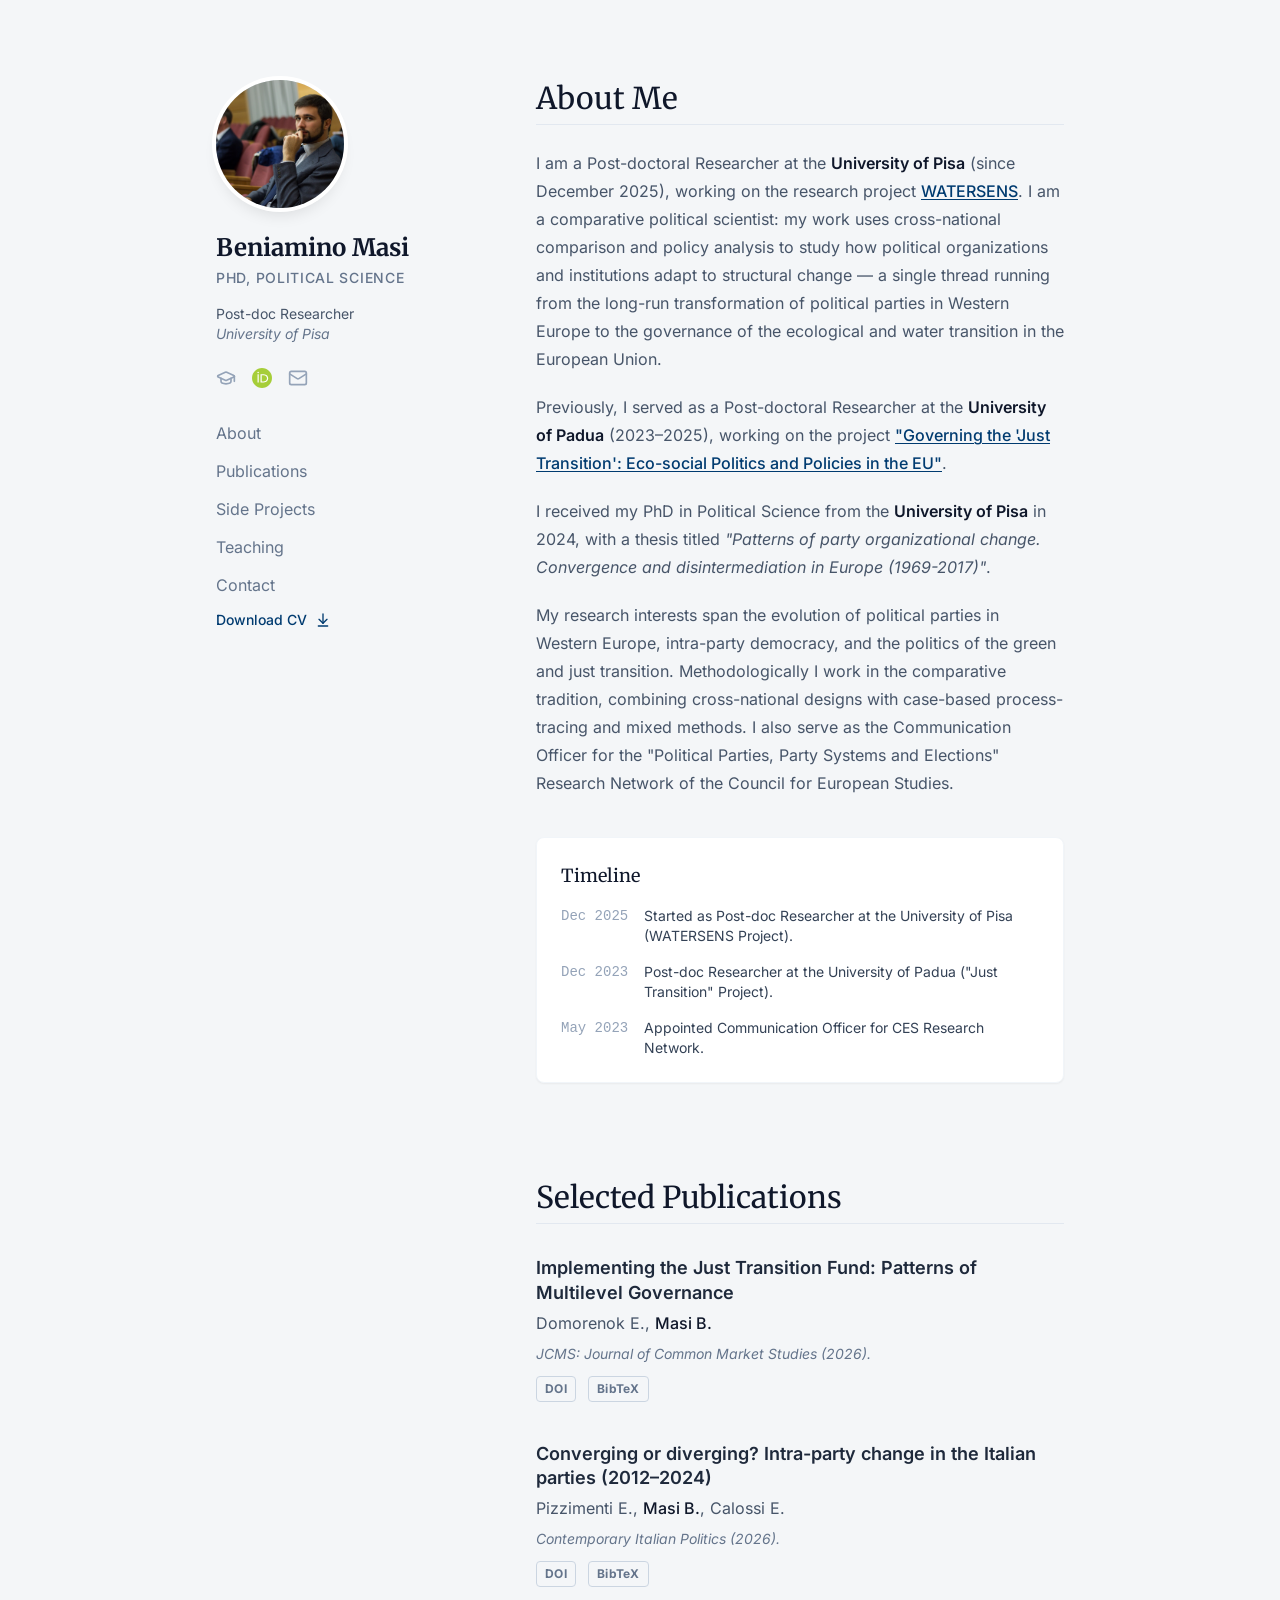
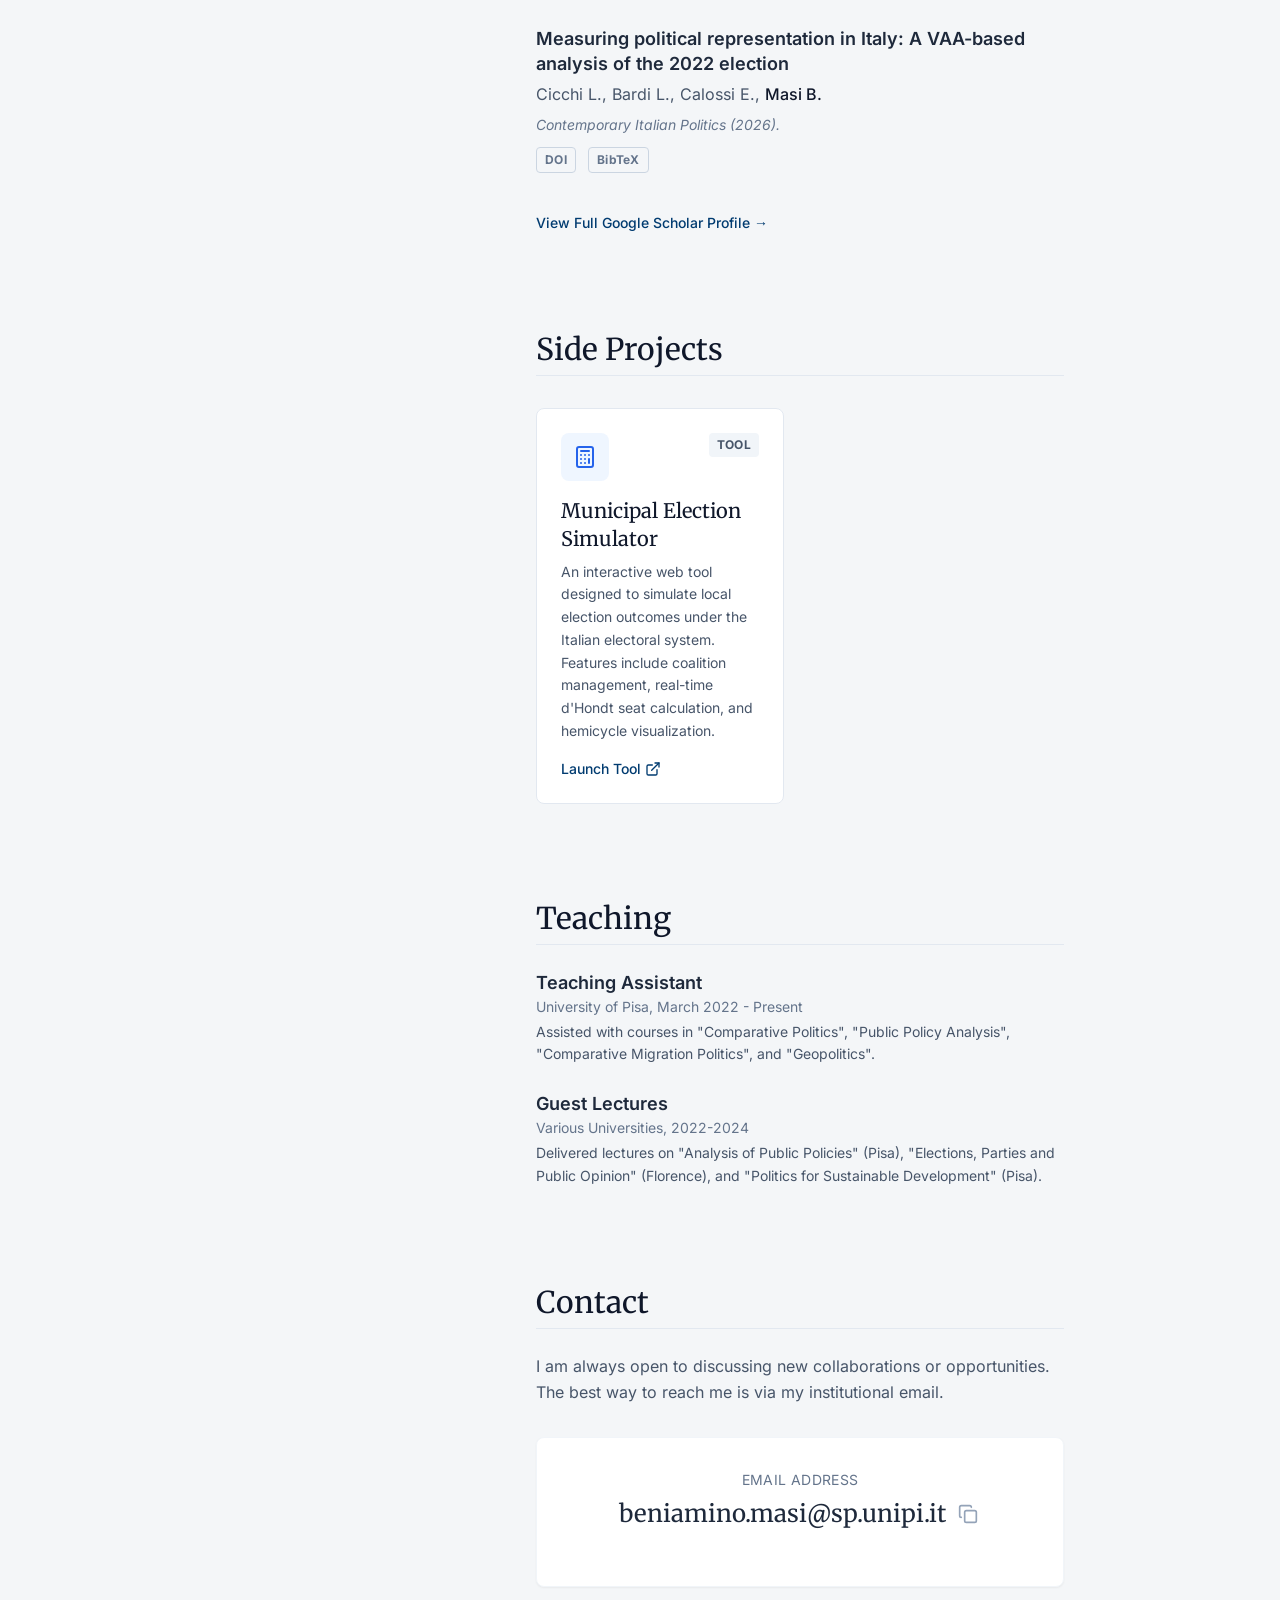
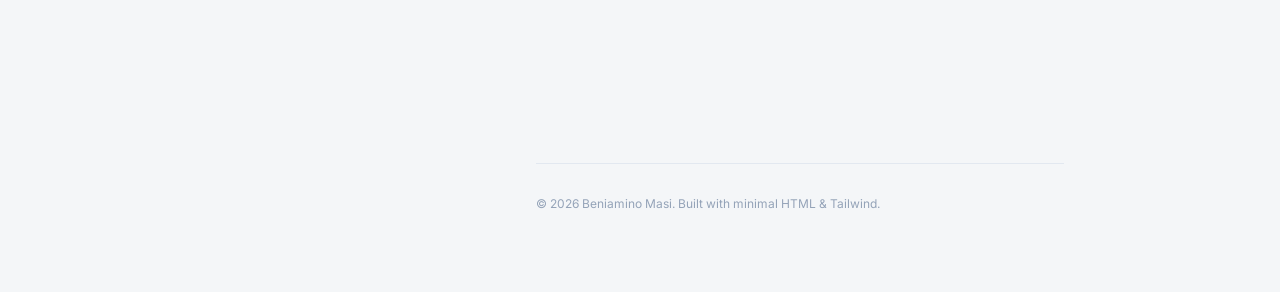
<file: index.html>
<!DOCTYPE html>
<html lang="en" class="scroll-smooth">
<head>
    <meta charset="UTF-8">
    <meta name="viewport" content="width=device-width, initial-scale=1.0">
    <title>Dr. Beniamino Masi | Political Science</title>
    <meta name="description" content="Academic portfolio of Dr. Beniamino Masi, post-doctoral researcher in Political Science at the University of Pisa. Comparative politics, party organization and European policy.">
    <meta name="author" content="Beniamino Masi">

    <link rel="canonical" href="https://beniamino-masi.github.io/">

    <!-- Favicon (SVG monogram, served as a separate file) -->
    <link rel="icon" type="image/svg+xml" href="favicon.svg">

    <!-- Open Graph (Bluesky / LinkedIn / Facebook link previews) -->
    <meta property="og:type" content="profile">
    <meta property="og:title" content="Dr. Beniamino Masi | Political Science">
    <meta property="og:description" content="Post-doctoral researcher in Political Science at the University of Pisa. Comparative politics, party organization and European policy.">
    <meta property="og:url" content="https://beniamino-masi.github.io/">
    <meta property="og:image" content="https://beniamino-masi.github.io/profile.jpg">
    <meta property="profile:first_name" content="Beniamino">
    <meta property="profile:last_name" content="Masi">

    <!-- Structured data: helps Google build a knowledge panel and link your scholarly identities. -->
    <script type="application/ld+json">
    {
      "@context": "https://schema.org",
      "@type": "Person",
      "name": "Beniamino Masi",
      "givenName": "Beniamino",
      "familyName": "Masi",
      "honorificPrefix": "Dr.",
      "jobTitle": "Post-doctoral Researcher",
      "email": "mailto:beniamino.masi@sp.unipi.it",
      "url": "https://beniamino-masi.github.io/",
      "affiliation": {
        "@type": "CollegeOrUniversity",
        "name": "University of Pisa",
        "url": "https://www.unipi.it/"
      },
      "knowsAbout": [
        "Comparative Politics",
        "Political Parties",
        "Party Organization",
        "European Policy",
        "Just Transition"
      ],
      "sameAs": [
        "https://scholar.google.it/citations?user=iS07mWMAAAAJ&hl=it",
        "https://orcid.org/0000-0001-5568-8373"
      ]
    }
    </script>

    <!-- PUBS-JSONLD:START -->
    <script type="application/ld+json">
    {
      "@context": "https://schema.org",
      "@graph": [
        {
          "@type": "ScholarlyArticle",
          "headline": "Implementing the Just Transition Fund: Patterns of Multilevel Governance",
          "author": [
            {
              "@type": "Person",
              "name": "Ekaterina Domorenok"
            },
            {
              "@type": "Person",
              "name": "Beniamino Masi"
            }
          ],
          "datePublished": "2026",
          "isPartOf": {
            "@type": "Periodical",
            "name": "JCMS: Journal of Common Market Studies"
          },
          "sameAs": "https://doi.org/10.1111/jcms.70093"
        },
        {
          "@type": "ScholarlyArticle",
          "headline": "Converging or diverging? Intra-party change in the Italian parties (2012–2024)",
          "author": [
            {
              "@type": "Person",
              "name": "Eugenio Pizzimenti"
            },
            {
              "@type": "Person",
              "name": "Beniamino Masi"
            },
            {
              "@type": "Person",
              "name": "Enrico Calossi"
            }
          ],
          "datePublished": "2026",
          "isPartOf": {
            "@type": "Periodical",
            "name": "Contemporary Italian Politics"
          },
          "sameAs": "https://doi.org/10.1080/23248823.2026.2638014"
        },
        {
          "@type": "ScholarlyArticle",
          "headline": "Measuring political representation in Italy: A VAA-based analysis of the 2022 election",
          "author": [
            {
              "@type": "Person",
              "name": "Lorenzo Cicchi"
            },
            {
              "@type": "Person",
              "name": "Luciano Bardi"
            },
            {
              "@type": "Person",
              "name": "Enrico Calossi"
            },
            {
              "@type": "Person",
              "name": "Beniamino Masi"
            }
          ],
          "datePublished": "2026",
          "isPartOf": {
            "@type": "Periodical",
            "name": "Contemporary Italian Politics"
          },
          "sameAs": "https://doi.org/10.1080/23248823.2026.2629096"
        }
      ]
    }
    </script>
                    <!-- PUBS-JSONLD:END -->

    <!-- Compiled Tailwind CSS + self-hosted @font-face (built locally — see BUILD.md) -->
    <link rel="stylesheet" href="style.css">
    
    <style>
        /* Custom scrollbar for webkit */
        ::-webkit-scrollbar {
            width: 8px;
        }
        ::-webkit-scrollbar-track {
            background: #f1f1f1; 
        }
        ::-webkit-scrollbar-thumb {
            background: #cbd5e1; 
            border-radius: 4px;
        }
        ::-webkit-scrollbar-thumb:hover {
            background: #94a3b8; 
        }
        
        .fade-in {
            opacity: 0;
            transform: translateY(20px);
            transition: opacity 0.8s ease-out, transform 0.8s ease-out;
        }
        .fade-in.visible {
            opacity: 1;
            transform: translateY(0);
        }
    </style>
</head>
<body class="bg-academic-50 text-slate-700 antialiased leading-relaxed selection:bg-slate-200 selection:text-slate-900">

    <!-- Skip link for keyboard / screen-reader users -->
    <a href="#main-content" class="sr-only focus:not-sr-only focus:fixed focus:top-3 focus:left-3 focus:z-[60] focus:px-4 focus:py-2 focus:bg-academic-600 focus:text-white focus:rounded-lg focus:shadow-lg">Skip to content</a>

    <!-- Mobile Navigation Toggle -->
    <div class="md:hidden fixed top-4 right-4 z-50">
        <button id="menu-btn" aria-label="Open menu" aria-expanded="false" aria-controls="mobile-menu" class="p-2 bg-white rounded-full shadow-md text-slate-800 hover:bg-slate-50 transition-colors">
            <svg class="w-6 h-6" aria-hidden="true" xmlns="http://www.w3.org/2000/svg" viewBox="0 0 24 24" fill="none" stroke="currentColor" stroke-width="2" stroke-linecap="round" stroke-linejoin="round" ><path d="M4 5h16" /><path d="M4 12h16" /><path d="M4 19h16" /></svg>
        </button>
    </div>

    <!-- Mobile Menu Overlay -->
    <div id="mobile-menu" role="dialog" aria-modal="true" aria-label="Site navigation" aria-hidden="true" inert class="fixed inset-0 bg-white/95 backdrop-blur-sm z-40 transform translate-x-full transition-transform duration-300 md:hidden flex flex-col justify-center items-center space-y-8">
        <a href="#home" class="mobile-link text-2xl font-serif text-slate-900" onclick="closeMenu()">Home</a>
        <a href="#about" class="mobile-link text-2xl font-serif text-slate-900" onclick="closeMenu()">About</a>
        <a href="#publications" class="mobile-link text-2xl font-serif text-slate-900" onclick="closeMenu()">Publications</a>
        <a href="#projects" class="mobile-link text-2xl font-serif text-slate-900" onclick="closeMenu()">Side Projects</a>
        <a href="#teaching" class="mobile-link text-2xl font-serif text-slate-900" onclick="closeMenu()">Teaching</a>
        <a href="#contact" class="mobile-link text-2xl font-serif text-slate-900" onclick="closeMenu()">Contact</a>
         <a href="CV.pdf" class="mobile-link text-2xl font-serif text-slate-900" onclick="closeMenu()">Download CV</a>
    </div>

    <div class="max-w-4xl mx-auto px-6 py-12 md:py-20 md:flex md:gap-16">
        
        <!-- Sidebar / Sticky Header (Desktop) -->
        <header class="md:w-64 md:flex-shrink-0 mb-12 md:mb-0">
            <div class="md:sticky md:top-20">
                <div class="mb-8">
                    <!-- Profile Image -->
                    <div class="w-32 h-32 rounded-full overflow-hidden mb-6 bg-slate-200 ring-4 ring-white shadow-lg relative">
                         <img src="profile.jpg" 
                              alt="Dr. Beniamino Masi" 
                              class="w-full h-full object-cover"
                              onerror="this.style.display='none'">
                    </div>
                    
                    <h1 class="font-serif text-2xl font-bold text-slate-900 mb-1">Beniamino Masi</h1>
                    <p class="text-sm font-medium text-slate-500 uppercase tracking-wider mb-4">PhD, Political Science</p>
                    <p class="text-sm text-slate-600 mb-6">
                        Post-doc Researcher<br>
                        <span class="italic text-slate-500">University of Pisa</span>
                    </p>

                    <!-- Social Icons -->
                    <div class="flex space-x-4 text-slate-400">
                        <a href="https://scholar.google.it/citations?user=iS07mWMAAAAJ&hl=it&oi=ao" target="_blank" class="hover:text-academic-600 transition-colors" title="Google Scholar"><svg class="w-5 h-5" aria-hidden="true" xmlns="http://www.w3.org/2000/svg" viewBox="0 0 24 24" fill="none" stroke="currentColor" stroke-width="2" stroke-linecap="round" stroke-linejoin="round" ><path d="M21.42 10.922a1 1 0 0 0-.019-1.838L12.83 5.18a2 2 0 0 0-1.66 0L2.6 9.08a1 1 0 0 0 0 1.832l8.57 3.908a2 2 0 0 0 1.66 0z" /><path d="M22 10v6" /><path d="M6 12.5V16a6 3 0 0 0 12 0v-3.5" /></svg></a>
                        <a href="https://orcid.org/0000-0001-5568-8373" target="_blank" class="transition-opacity hover:opacity-80" title="ORCID" aria-label="ORCID profile">
                            <svg class="w-5 h-5" viewBox="0 0 256 256" xmlns="http://www.w3.org/2000/svg" role="img" aria-hidden="true">
                                <path fill="#A6CE39" d="M256 128c0 70.7-57.3 128-128 128S0 198.7 0 128 57.3 0 128 0s128 57.3 128 128z"/>
                                <g fill="#FFF">
                                    <path d="M86.3 186.2H70.9V79.1h15.4v107.1z"/>
                                    <path d="M108.9 79.1h41.6c39.6 0 57 28.3 57 53.6 0 27.5-21.5 53.6-56.8 53.6h-41.8V79.1zm15.4 93.3h24.5c34.9 0 42.9-26.5 42.9-39.7 0-21.5-13.7-39.7-43.7-39.7h-23.7v79.4z"/>
                                    <path d="M88.7 56.8c0 5.5-4.5 10.1-10.1 10.1s-10.1-4.6-10.1-10.1c0-5.6 4.5-10.1 10.1-10.1s10.1 4.5 10.1 10.1z"/>
                                </g>
                            </svg>
                        </a>
                        <!-- Add other links if available -->
                        <a href="mailto:beniamino.masi@sp.unipi.it" class="hover:text-academic-600 transition-colors" title="Email"><svg class="w-5 h-5" aria-hidden="true" xmlns="http://www.w3.org/2000/svg" viewBox="0 0 24 24" fill="none" stroke="currentColor" stroke-width="2" stroke-linecap="round" stroke-linejoin="round" ><path d="m22 7-8.991 5.727a2 2 0 0 1-2.009 0L2 7" /><rect x="2" y="4" width="20" height="16" rx="2" /></svg></a>
                    </div>
                </div>

                <!-- Desktop Navigation -->
                <nav class="hidden md:block space-y-3">
                    <a href="#about" class="block text-slate-500 hover:text-academic-600 transition-colors hover:translate-x-1 duration-200">About</a>
                    <a href="#publications" class="block text-slate-500 hover:text-academic-600 transition-colors hover:translate-x-1 duration-200">Publications</a>
                    <a href="#projects" class="block text-slate-500 hover:text-academic-600 transition-colors hover:translate-x-1 duration-200">Side Projects</a>
                    <a href="#teaching" class="block text-slate-500 hover:text-academic-600 transition-colors hover:translate-x-1 duration-200">Teaching</a>
                    <a href="#contact" class="block text-slate-500 hover:text-academic-600 transition-colors hover:translate-x-1 duration-200">Contact</a>
                    
                    <!-- Link updated to point to 'cv.pdf' -->
                    <a href="CV.pdf" target="_blank" class="inline-flex items-center mt-6 text-sm font-medium text-academic-600 hover:underline">
                        Download CV <svg class="w-4 h-4 ml-2" aria-hidden="true" xmlns="http://www.w3.org/2000/svg" viewBox="0 0 24 24" fill="none" stroke="currentColor" stroke-width="2" stroke-linecap="round" stroke-linejoin="round" ><path d="M12 17V3" /><path d="m6 11 6 6 6-6" /><path d="M19 21H5" /></svg>
                    </a>
                </nav>
            </div>
        </header>

        <!-- Main Content -->
        <main id="main-content" class="flex-1 space-y-24">
            
            <!-- About Section -->
            <section id="about" class="fade-in">
                <h2 class="font-serif text-3xl text-slate-900 mb-6 pb-2 border-b border-slate-200">About Me</h2>
                <div class="prose prose-slate max-w-none text-slate-600">
                    <p class="mb-4">
                        I am a Post-doctoral Researcher at the <strong>University of Pisa</strong> (since December 2025), working on the research project <strong><a href="https://www.watersens.eu/" target="_blank" class="text-academic-600 hover:underline decoration-1 underline-offset-2">WATERSENS</a></strong>. I am a comparative political scientist: my work uses cross-national comparison and policy analysis to study how political organizations and institutions adapt to structural change — a single thread running from the long-run transformation of political parties in Western Europe to the governance of the ecological and water transition in the European Union.
                    </p>
                    <p class="mb-4">
                        Previously, I served as a Post-doctoral Researcher at the <strong>University of Padua</strong> (2023–2025), working on the project <strong><a href="https://www.ecosocialproject.com/" target="_blank" class="text-academic-600 hover:underline decoration-1 underline-offset-2">"Governing the 'Just Transition': Eco-social Politics and Policies in the EU"</a></strong>.
                    </p>
                    <p class="mb-4">
                        I received my PhD in Political Science from the <strong>University of Pisa</strong> in 2024, with a thesis titled <em>"Patterns of party organizational change. Convergence and disintermediation in Europe (1969-2017)"</em>.
                    </p>
                    <p>
                        My research interests span the evolution of political parties in Western Europe, intra-party democracy, and the politics of the green and just transition. Methodologically I work in the comparative tradition, combining cross-national designs with case-based process-tracing and mixed methods. I also serve as the Communication Officer for the "Political Parties, Party Systems and Elections" Research Network of the Council for European Studies.
                    </p>
                </div>

                <!-- News / Updates Mini-Section -->
                <div class="mt-10 bg-white p-6 rounded-lg border border-slate-100 shadow-sm">
                    <h3 class="font-serif text-lg text-slate-900 mb-4">Timeline</h3>
                    <ul class="space-y-4 text-sm">
                        <li class="flex gap-4">
                            <span class="font-mono text-slate-400 whitespace-nowrap">Dec 2025</span>
                            <span>Started as Post-doc Researcher at the University of Pisa (WATERSENS Project).</span>
                        </li>
                        <li class="flex gap-4">
                            <span class="font-mono text-slate-400 whitespace-nowrap">Dec 2023</span>
                            <span>Post-doc Researcher at the University of Padua ("Just Transition" Project).</span>
                        </li>
                        <li class="flex gap-4">
                            <span class="font-mono text-slate-400 whitespace-nowrap">May 2023</span>
                            <span>Appointed Communication Officer for CES Research Network.</span>
                        </li>
                    </ul>
                </div>
            </section>

            <!-- Publications Section -->
            <section id="publications" class="fade-in">
                <h2 class="font-serif text-3xl text-slate-900 mb-8 pb-2 border-b border-slate-200">Selected Publications</h2>
                
                <div class="space-y-10">
                    
                    <!-- PUBS:START -->
                    <article class="group relative">
                        <div class="absolute -left-4 -top-4 w-full h-full bg-slate-50 opacity-0 group-hover:opacity-50 transition-opacity -z-10 rounded-lg"></div>
                        <h3 class="text-lg font-semibold text-slate-800 mb-1 leading-snug">
                            <a href="https://doi.org/10.1111/jcms.70093" target="_blank" class="hover:text-academic-600 transition-colors">Implementing the Just Transition Fund: Patterns of Multilevel Governance</a>
                        </h3>
                        <p class="text-slate-600 mb-2">
                            Domorenok E., <span class="font-medium text-slate-900">Masi B.</span>
                        </p>
                        <p class="italic text-slate-500 text-sm mb-3">
                            JCMS: Journal of Common Market Studies (2026).
                        </p>
                        <div class="flex gap-3 text-xs font-bold tracking-wide">
                            <a href="https://doi.org/10.1111/jcms.70093" target="_blank" class="px-2 py-1 rounded border border-slate-300 text-slate-500 hover:bg-slate-800 hover:text-white hover:border-transparent transition-all">DOI</a>
                            <button onclick="toggleBibtex('bib1')" class="px-2 py-1 rounded border border-slate-300 text-slate-500 hover:bg-slate-800 hover:text-white hover:border-transparent transition-all">BibTeX</button>
                        </div>
                        <div id="bib1" class="hidden mt-4 p-4 bg-slate-100 rounded text-xs font-mono text-slate-600 overflow-x-auto">
                            @article{domorenok2026implementing,<br>
&nbsp;&nbsp;title={Implementing the Just Transition Fund: Patterns of Multilevel Governance},<br>
&nbsp;&nbsp;author={Domorenok, Ekaterina and Masi, Beniamino},<br>
&nbsp;&nbsp;journal={JCMS: Journal of Common Market Studies},<br>
&nbsp;&nbsp;year={2026},<br>
&nbsp;&nbsp;publisher={Wiley},<br>
&nbsp;&nbsp;doi={10.1111/jcms.70093}<br>
}
                        </div>
                    </article>

                    <article class="group relative">
                        <div class="absolute -left-4 -top-4 w-full h-full bg-slate-50 opacity-0 group-hover:opacity-50 transition-opacity -z-10 rounded-lg"></div>
                        <h3 class="text-lg font-semibold text-slate-800 mb-1 leading-snug">
                            <a href="https://doi.org/10.1080/23248823.2026.2638014" target="_blank" class="hover:text-academic-600 transition-colors">Converging or diverging? Intra-party change in the Italian parties (2012–2024)</a>
                        </h3>
                        <p class="text-slate-600 mb-2">
                            Pizzimenti E., <span class="font-medium text-slate-900">Masi B.</span>, Calossi E.
                        </p>
                        <p class="italic text-slate-500 text-sm mb-3">
                            Contemporary Italian Politics (2026).
                        </p>
                        <div class="flex gap-3 text-xs font-bold tracking-wide">
                            <a href="https://doi.org/10.1080/23248823.2026.2638014" target="_blank" class="px-2 py-1 rounded border border-slate-300 text-slate-500 hover:bg-slate-800 hover:text-white hover:border-transparent transition-all">DOI</a>
                            <button onclick="toggleBibtex('bib2')" class="px-2 py-1 rounded border border-slate-300 text-slate-500 hover:bg-slate-800 hover:text-white hover:border-transparent transition-all">BibTeX</button>
                        </div>
                        <div id="bib2" class="hidden mt-4 p-4 bg-slate-100 rounded text-xs font-mono text-slate-600 overflow-x-auto">
                            @article{pizzimenti2026converging,<br>
&nbsp;&nbsp;title={Converging or diverging? Intra-party change in the Italian parties (2012–2024)},<br>
&nbsp;&nbsp;author={Pizzimenti, Eugenio and Masi, Beniamino and Calossi, Enrico},<br>
&nbsp;&nbsp;journal={Contemporary Italian Politics},<br>
&nbsp;&nbsp;pages={1-20},<br>
&nbsp;&nbsp;year={2026},<br>
&nbsp;&nbsp;publisher={Informa UK Limited},<br>
&nbsp;&nbsp;doi={10.1080/23248823.2026.2638014}<br>
}
                        </div>
                    </article>

                    <article class="group relative">
                        <div class="absolute -left-4 -top-4 w-full h-full bg-slate-50 opacity-0 group-hover:opacity-50 transition-opacity -z-10 rounded-lg"></div>
                        <h3 class="text-lg font-semibold text-slate-800 mb-1 leading-snug">
                            <a href="https://doi.org/10.1080/23248823.2026.2629096" target="_blank" class="hover:text-academic-600 transition-colors">Measuring political representation in Italy: A VAA-based analysis of the 2022 election</a>
                        </h3>
                        <p class="text-slate-600 mb-2">
                            Cicchi L., Bardi L., Calossi E., <span class="font-medium text-slate-900">Masi B.</span>
                        </p>
                        <p class="italic text-slate-500 text-sm mb-3">
                            Contemporary Italian Politics (2026).
                        </p>
                        <div class="flex gap-3 text-xs font-bold tracking-wide">
                            <a href="https://doi.org/10.1080/23248823.2026.2629096" target="_blank" class="px-2 py-1 rounded border border-slate-300 text-slate-500 hover:bg-slate-800 hover:text-white hover:border-transparent transition-all">DOI</a>
                            <button onclick="toggleBibtex('bib3')" class="px-2 py-1 rounded border border-slate-300 text-slate-500 hover:bg-slate-800 hover:text-white hover:border-transparent transition-all">BibTeX</button>
                        </div>
                        <div id="bib3" class="hidden mt-4 p-4 bg-slate-100 rounded text-xs font-mono text-slate-600 overflow-x-auto">
                            @article{cicchi2026measuring,<br>
&nbsp;&nbsp;title={Measuring political representation in Italy: A VAA-based analysis of the 2022 election},<br>
&nbsp;&nbsp;author={Cicchi, Lorenzo and Bardi, Luciano and Calossi, Enrico and Masi, Beniamino},<br>
&nbsp;&nbsp;journal={Contemporary Italian Politics},<br>
&nbsp;&nbsp;pages={1-21},<br>
&nbsp;&nbsp;year={2026},<br>
&nbsp;&nbsp;publisher={Informa UK Limited},<br>
&nbsp;&nbsp;doi={10.1080/23248823.2026.2629096}<br>
}
                        </div>
                    </article>
                    <!-- PUBS:END -->

                    
                    <a href="https://scholar.google.it/citations?user=iS07mWMAAAAJ&hl=it&oi=ao" target="_blank" class="inline-block mt-4 text-sm font-medium text-academic-600 hover:text-slate-900 transition-colors">
                        View Full Google Scholar Profile &rarr;
                    </a>
                </div>
            </section>

             <!-- Projects Section -->
             <section id="projects" class="fade-in">
                <h2 class="font-serif text-3xl text-slate-900 mb-8 pb-2 border-b border-slate-200">Side Projects</h2>
                
                <div class="grid md:grid-cols-2 gap-8">
                    <!-- Project 1 -->
                    <div class="bg-white border border-slate-200 rounded-lg p-6 hover:shadow-md transition-shadow">
                        <div class="flex justify-between items-start mb-4">
                            <div class="p-3 bg-blue-50 text-blue-600 rounded-lg">
                                <svg class="w-6 h-6" aria-hidden="true" xmlns="http://www.w3.org/2000/svg" viewBox="0 0 24 24" fill="none" stroke="currentColor" stroke-width="2" stroke-linecap="round" stroke-linejoin="round" ><rect x="4" y="2" width="16" height="20" rx="2" /><line x1="8" x2="16" y1="6" y2="6" /><line x1="16" x2="16" y1="14" y2="18" /><path d="M16 10h.01" /><path d="M12 10h.01" /><path d="M8 10h.01" /><path d="M12 14h.01" /><path d="M8 14h.01" /><path d="M12 18h.01" /><path d="M8 18h.01" /></svg>
                            </div>
                            <span class="px-2 py-1 bg-slate-100 text-slate-600 text-xs font-bold rounded uppercase tracking-wide">Tool</span>
                        </div>
                        <h3 class="font-serif text-xl text-slate-900 mb-2">Municipal Election Simulator</h3>
                        <p class="text-slate-600 text-sm mb-4 leading-relaxed">
                            An interactive web tool designed to simulate local election outcomes under the Italian electoral system. Features include coalition management, real-time d'Hondt seat calculation, and hemicycle visualization.
                        </p>
                        <div class="flex gap-4 items-center mt-auto">
                            <a href="simulatore.html" target="_blank" class="text-sm font-medium text-academic-600 hover:text-slate-900 flex items-center transition-colors">
                                Launch Tool <svg class="w-4 h-4 ml-1" aria-hidden="true" xmlns="http://www.w3.org/2000/svg" viewBox="0 0 24 24" fill="none" stroke="currentColor" stroke-width="2" stroke-linecap="round" stroke-linejoin="round" ><path d="M15 3h6v6" /><path d="M10 14 21 3" /><path d="M18 13v6a2 2 0 0 1-2 2H5a2 2 0 0 1-2-2V8a2 2 0 0 1 2-2h6" /></svg>
                            </a>
                        </div>
                    </div>
                </div>
            </section>

            <!-- Teaching Section -->
            <section id="teaching" class="fade-in">
                <h2 class="font-serif text-3xl text-slate-900 mb-6 pb-2 border-b border-slate-200">Teaching</h2>
                <div class="space-y-6">
                    <div>
                        <h3 class="text-lg font-semibold text-slate-800">Teaching Assistant</h3>
                        <p class="text-sm text-slate-500 mb-1">University of Pisa, March 2022 - Present</p>
                        <p class="text-slate-600 text-sm leading-relaxed">Assisted with courses in "Comparative Politics", "Public Policy Analysis", "Comparative Migration Politics", and "Geopolitics".</p>
                    </div>
                    <div>
                        <h3 class="text-lg font-semibold text-slate-800">Guest Lectures</h3>
                        <p class="text-sm text-slate-500 mb-1">Various Universities, 2022-2024</p>
                        <p class="text-slate-600 text-sm leading-relaxed">Delivered lectures on "Analysis of Public Policies" (Pisa), "Elections, Parties and Public Opinion" (Florence), and "Politics for Sustainable Development" (Pisa).</p>
                    </div>
                </div>
            </section>

            <!-- Contact Section -->
            <section id="contact" class="fade-in pb-20">
                <h2 class="font-serif text-3xl text-slate-900 mb-6 pb-2 border-b border-slate-200">Contact</h2>
                <p class="text-slate-600 mb-8">
                    I am always open to discussing new collaborations or opportunities. The best way to reach me is via my institutional email.
                </p>
                
                <div class="bg-white border border-slate-100 p-8 rounded-lg shadow-sm text-center">
                    <p class="text-sm text-slate-500 mb-2 uppercase tracking-wide">Email Address</p>
                    <div class="flex items-center justify-center gap-2 mb-2">
                        <a href="mailto:beniamino.masi@sp.unipi.it" id="email-text" class="text-xl md:text-2xl font-serif text-slate-800 hover:text-academic-600 transition-colors select-all">beniamino.masi@sp.unipi.it</a>
                        <button onclick="copyEmail()" class="text-slate-400 hover:text-academic-600 transition-colors p-1" title="Copy to clipboard">
                            <svg class="w-5 h-5" aria-hidden="true" xmlns="http://www.w3.org/2000/svg" viewBox="0 0 24 24" fill="none" stroke="currentColor" stroke-width="2" stroke-linecap="round" stroke-linejoin="round" ><rect x="8" y="8" width="14" height="14" rx="2" ry="2" /><path d="M4 16c-1.1 0-2-.9-2-2V4c0-1.1.9-2 2-2h10c1.1 0 2 .9 2 2" /></svg>
                        </button>
                    </div>
                    <p id="copy-feedback" class="text-xs text-green-600 h-4 opacity-0 transition-opacity">Copied to clipboard!</p>
                </div>

            </section>

            <footer class="border-t border-slate-200 pt-8 text-center md:text-left">
                <p class="text-xs text-slate-400">
                    &copy; <span id="year"></span> Beniamino Masi. Built with minimal HTML & Tailwind.
                </p>
            </footer>
        </main>
    </div>

    <script>
        // Initialize Icons

        // Dynamic Year
        document.getElementById('year').textContent = new Date().getFullYear();

        // Toggle Bibtex
        function toggleBibtex(id) {
            const el = document.getElementById(id);
            if (el.classList.contains('hidden')) {
                el.classList.remove('hidden');
            } else {
                el.classList.add('hidden');
            }
        }

        // Copy Email functionality
        function copyEmail() {
            const email = document.getElementById('email-text').innerText;
            navigator.clipboard.writeText(email).then(() => {
                const feedback = document.getElementById('copy-feedback');
                feedback.classList.remove('opacity-0');
                setTimeout(() => {
                    feedback.classList.add('opacity-0');
                }, 2000);
            });
        }

        // Mobile Menu (with accessibility: aria-expanded, inert, focus management, Esc to close)
        const menuBtn = document.getElementById('menu-btn');
        const mobileMenu = document.getElementById('mobile-menu');
        const ICON_MENU = '<svg class="w-6 h-6" aria-hidden="true" xmlns="http://www.w3.org/2000/svg" viewBox="0 0 24 24" fill="none" stroke="currentColor" stroke-width="2" stroke-linecap="round" stroke-linejoin="round" ><path d="M4 5h16" /><path d="M4 12h16" /><path d="M4 19h16" /></svg>';
        const ICON_X = '<svg class="w-6 h-6" aria-hidden="true" xmlns="http://www.w3.org/2000/svg" viewBox="0 0 24 24" fill="none" stroke="currentColor" stroke-width="2" stroke-linecap="round" stroke-linejoin="round" ><path d="M18 6 6 18" /><path d="m6 6 12 12" /></svg>';
        let isMenuOpen = false;

        function openMenu() {
            isMenuOpen = true;
            mobileMenu.classList.remove('translate-x-full');
            mobileMenu.removeAttribute('inert');
            mobileMenu.setAttribute('aria-hidden', 'false');
            menuBtn.setAttribute('aria-expanded', 'true');
            menuBtn.setAttribute('aria-label', 'Close menu');
            menuBtn.innerHTML = ICON_X;
            // move focus into the menu for keyboard users
            const firstLink = mobileMenu.querySelector('a');
            if (firstLink) firstLink.focus();
        }

        function closeMenu() {
            isMenuOpen = false;
            mobileMenu.classList.add('translate-x-full');
            mobileMenu.setAttribute('inert', '');
            mobileMenu.setAttribute('aria-hidden', 'true');
            menuBtn.setAttribute('aria-expanded', 'false');
            menuBtn.setAttribute('aria-label', 'Open menu');
            menuBtn.innerHTML = ICON_MENU;
            menuBtn.focus();
        }

        menuBtn.addEventListener('click', () => { isMenuOpen ? closeMenu() : openMenu(); });
        document.addEventListener('keydown', (e) => { if (e.key === 'Escape' && isMenuOpen) closeMenu(); });

        // Intersection Observer for Fade-in animations
        const observerOptions = {
            root: null,
            rootMargin: '0px',
            threshold: 0.1
        };

        const observer = new IntersectionObserver((entries, observer) => {
            entries.forEach(entry => {
                if (entry.isIntersecting) {
                    entry.target.classList.add('visible');
                    observer.unobserve(entry.target);
                }
            });
        }, observerOptions);

        document.querySelectorAll('.fade-in').forEach((section) => {
            observer.observe(section);
        });
    </script>
</body>
</html>
</file>
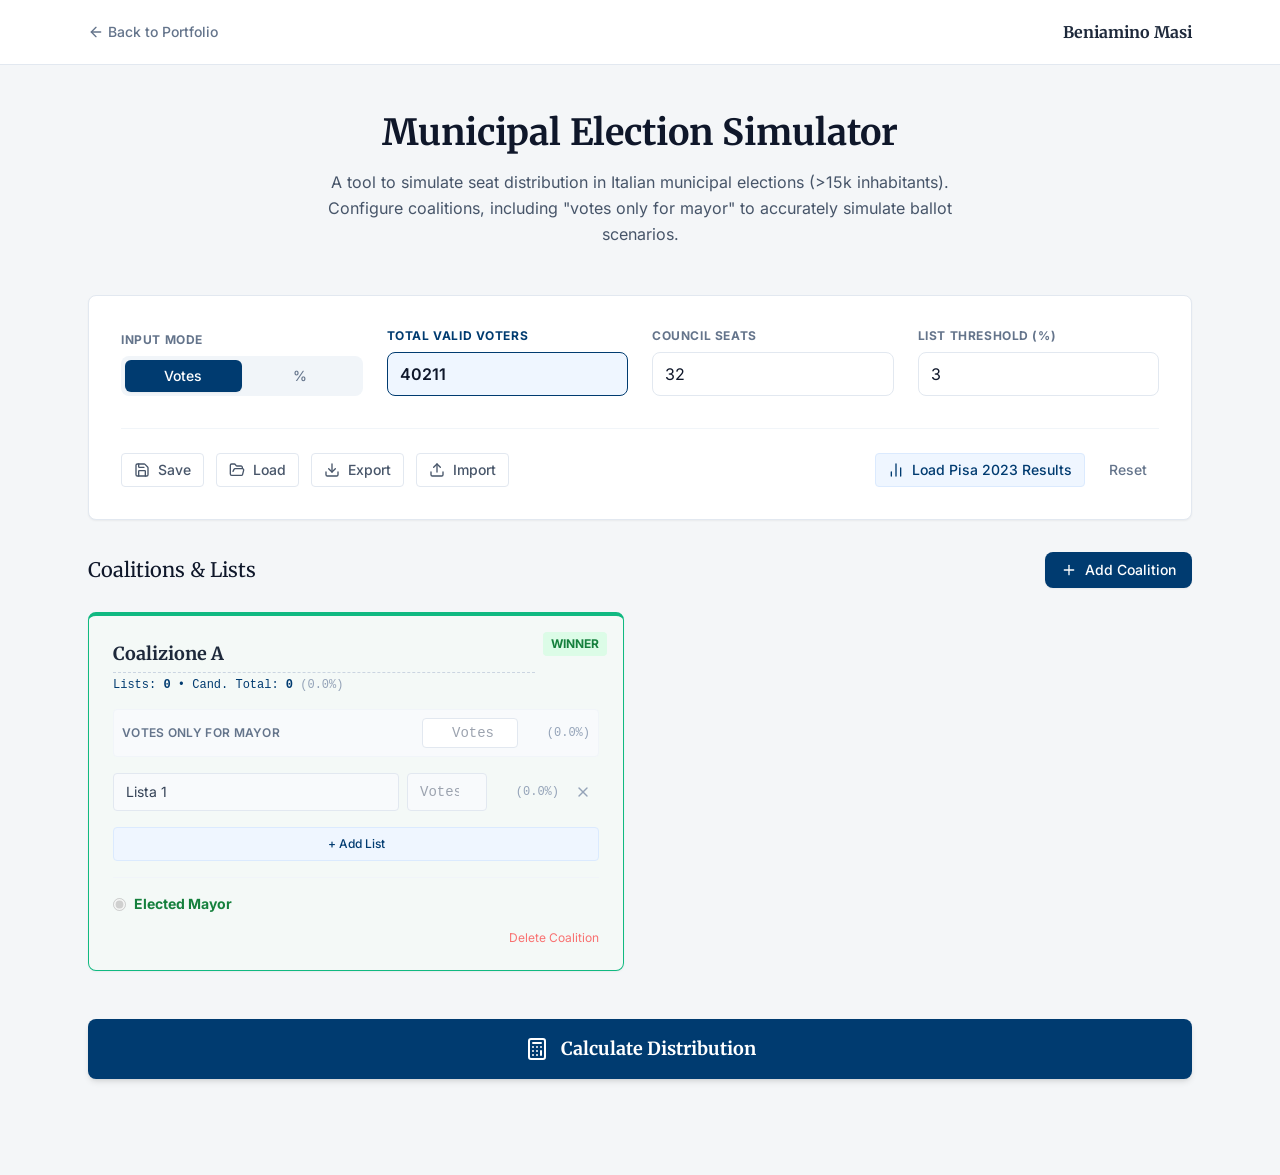
<file: simulatore.html>
<!DOCTYPE html>
<html lang="it" class="scroll-smooth">
<head>
    <meta charset="UTF-8">
    <meta name="viewport" content="width=device-width, initial-scale=1.0">
    <title>Simulatore Elettorale | Dr. Beniamino Masi</title>
    
    <!-- Compiled Tailwind CSS + self-hosted @font-face (shared build — see BUILD.md) -->
    <link rel="stylesheet" href="style.css">

    <link rel="icon" type="image/svg+xml" href="favicon.svg">

    <!-- Icons: lucide served locally (no third-party request); logic still uses createIcons() -->
    <script src="lucide.min.js"></script>
    
    <style>
        ::-webkit-scrollbar { width: 8px; }
        ::-webkit-scrollbar-track { background: #f1f1f1; }
        ::-webkit-scrollbar-thumb { background: #cbd5e1; border-radius: 4px; }
        ::-webkit-scrollbar-thumb:hover { background: #94a3b8; }
        
        .hemicycle-dot { transition: all 0.3s ease; }
        .hemicycle-dot:hover { r: 10px; filter: drop-shadow(0 2px 4px rgba(0,0,0,0.2)); z-index: 100; cursor: help; }
        
        .toggle-switch { position: relative; display: inline-block; width: 36px; height: 20px; }
        .toggle-switch input { opacity: 0; width: 0; height: 0; }
        .slider { position: absolute; cursor: pointer; top: 0; left: 0; right: 0; bottom: 0; background-color: #cbd5e1; transition: .4s; border-radius: 34px; }
        .slider:before { position: absolute; content: ""; height: 14px; width: 14px; left: 3px; bottom: 3px; background-color: white; transition: .4s; border-radius: 50%; }
        input:checked + .slider { background-color: #003B70; }
        input:checked + .slider:before { transform: translateX(16px); }
    </style>
</head>
<body class="bg-academic-50 text-slate-700 antialiased leading-relaxed">

    <a href="#main-content" class="sr-only focus:not-sr-only focus:fixed focus:top-3 focus:left-3 focus:z-[60] focus:px-4 focus:py-2 focus:bg-academic-600 focus:text-white focus:rounded-lg focus:shadow-lg">Skip to content</a>

    <nav class="bg-white border-b border-slate-200 sticky top-0 z-50">
        <div class="max-w-6xl mx-auto px-6 h-16 flex items-center justify-between">
            <a href="index.html" class="text-sm font-medium text-slate-500 hover:text-academic-600 flex items-center transition-colors">
                <i data-lucide="arrow-left" class="w-4 h-4 mr-1"></i> Back to Portfolio
            </a>
            <span class="font-serif font-bold text-slate-800">Beniamino Masi</span>
        </div>
    </nav>

    <div id="main-content" class="max-w-6xl mx-auto px-6 py-12">
        
        <header class="text-center mb-12">
            <h1 class="font-serif text-3xl md:text-4xl font-bold text-slate-900 mb-4">Municipal Election Simulator</h1>
            <p class="text-slate-600 max-w-2xl mx-auto">
                A tool to simulate seat distribution in Italian municipal elections (>15k inhabitants). Configure coalitions, including "votes only for mayor" to accurately simulate ballot scenarios.
            </p>
        </header>

        <div class="bg-white rounded-lg border border-slate-200 shadow-sm p-6 md:p-8 mb-8">
            <div class="grid grid-cols-1 md:grid-cols-2 lg:grid-cols-4 gap-6 items-end mb-8">
                
                <div>
                    <label class="block text-xs font-bold text-slate-500 uppercase tracking-wider mb-2">Input Mode</label>
                    <div class="flex bg-slate-100 p-1 rounded-lg">
                        <button id="modeVotes" onclick="setInputMode('votes')" class="flex-1 py-1.5 text-sm font-medium rounded-md transition-all text-white bg-academic-600 shadow-sm">
                            Votes
                        </button>
                        <button id="modePercent" onclick="setInputMode('percent')" class="flex-1 py-1.5 text-sm font-medium rounded-md text-slate-500 hover:text-slate-900 transition-all">
                            %
                        </button>
                    </div>
                </div>

                <div id="totalVotesContainer">
                    <label class="block text-xs font-bold text-academic-600 uppercase tracking-wider mb-2">Total Valid Voters</label>
                    <input type="number" id="estimatedTotalVotes" value="40211" oninput="recalcLiveTotals()" 
                           class="w-full px-3 py-2 border border-academic-600 rounded-lg text-slate-900 focus:outline-none focus:ring-1 focus:ring-academic-600 font-semibold bg-blue-50">
                </div>

                <div>
                    <label class="block text-xs font-bold text-slate-500 uppercase tracking-wider mb-2">Council Seats</label>
                    <input type="number" id="totalSeats" value="32" 
                           class="w-full px-3 py-2 border border-slate-200 rounded-lg text-slate-900 focus:border-academic-600 focus:outline-none focus:ring-1 focus:ring-academic-600 transition-colors">
                </div>

                <div>
                    <label class="block text-xs font-bold text-slate-500 uppercase tracking-wider mb-2">List Threshold (%)</label>
                    <input type="number" id="threshold" value="3" step="0.1" 
                           class="w-full px-3 py-2 border border-slate-200 rounded-lg text-slate-900 focus:border-academic-600 focus:outline-none focus:ring-1 focus:ring-academic-600 transition-colors">
                </div>
            </div>

            <div class="flex flex-wrap gap-3 pt-6 border-t border-slate-100">
                <button onclick="openSaveModal()" class="flex items-center px-3 py-1.5 text-sm font-medium text-slate-600 bg-white border border-slate-200 rounded hover:bg-slate-50 transition-colors">
                    <i data-lucide="save" class="w-4 h-4 mr-2"></i> Save
                </button>
                <button onclick="openLoadModal()" class="flex items-center px-3 py-1.5 text-sm font-medium text-slate-600 bg-white border border-slate-200 rounded hover:bg-slate-50 transition-colors">
                    <i data-lucide="folder-open" class="w-4 h-4 mr-2"></i> Load
                </button>
                <button onclick="exportScenario()" class="flex items-center px-3 py-1.5 text-sm font-medium text-slate-600 bg-white border border-slate-200 rounded hover:bg-slate-50 transition-colors">
                    <i data-lucide="download" class="w-4 h-4 mr-2"></i> Export
                </button>
                <button onclick="importScenario()" class="flex items-center px-3 py-1.5 text-sm font-medium text-slate-600 bg-white border border-slate-200 rounded hover:bg-slate-50 transition-colors">
                    <i data-lucide="upload" class="w-4 h-4 mr-2"></i> Import
                </button>
                <input type="file" id="importFile" accept="application/json,.json" onchange="handleImportFile(event)" class="hidden">
                <div class="flex-grow"></div>
                <button onclick="loadScenario('Pisa2023')" class="flex items-center px-3 py-1.5 text-sm font-medium text-academic-600 bg-blue-50 border border-blue-100 rounded hover:bg-blue-100 transition-colors">
                    <i data-lucide="bar-chart-2" class="w-4 h-4 mr-2"></i> Load Pisa 2023 Results
                </button>
                <button onclick="resetData()" class="flex items-center px-3 py-1.5 text-sm font-medium text-slate-500 hover:text-red-600 transition-colors">
                    Reset
                </button>
            </div>
        </div>

        <div id="percentStatusBar" class="hidden mb-8 flex items-center justify-between px-2">
            <div class="flex items-center space-x-3">
                <span class="text-sm font-bold text-slate-500 uppercase tracking-wide">Total:</span>
                <span class="text-xl font-serif font-bold text-slate-800" id="percentTotalDisplay">0.0%</span>
                <span id="percentOkContainer" class="hidden text-green-600 bg-green-50 px-2 py-0.5 rounded text-xs font-bold border border-green-200">
                    <i data-lucide="check" class="w-3 h-3 inline mr-1"></i> OK
                </span>
            </div>
            <div id="percentActionContainer" class="hidden">
                <button onclick="normalizePercentages()" class="text-sm font-medium text-academic-600 hover:text-academic-900 underline underline-offset-4 decoration-1 hover:decoration-2 transition-all">
                    Normalize to 100%
                </button>
            </div>
        </div>

        <div class="flex justify-between items-center mb-6">
            <h3 class="font-serif text-xl text-slate-900">Coalitions & Lists</h3>
            <button onclick="addCoalition()" class="flex items-center px-4 py-2 bg-academic-600 text-white rounded-lg hover:bg-academic-900 transition-colors shadow-sm text-sm font-medium">
                <i data-lucide="plus" class="w-4 h-4 mr-2"></i> Add Coalition
            </button>
        </div>

        <div id="coalitionsContainer" class="grid grid-cols-1 md:grid-cols-2 gap-8 mb-12"></div>

        <button class="w-full py-4 bg-academic-600 text-white text-lg font-serif font-bold rounded-lg shadow-md hover:bg-academic-900 hover:shadow-lg transition-all transform hover:-translate-y-0.5 mb-12 flex items-center justify-center" onclick="calculateResults()">
            <i data-lucide="calculator" class="w-6 h-6 mr-3"></i> Calculate Distribution
        </button>

        <div id="results" class="hidden animate-fade-in bg-white rounded-xl border border-slate-200 p-8 shadow-sm">
            <div class="flex justify-between items-center mb-6 pb-4 border-b border-slate-200">
                <h2 class="font-serif text-3xl text-slate-900">Results</h2>
                <button onclick="copyToClipboard()" class="flex items-center px-3 py-1.5 text-sm font-medium text-slate-600 bg-white border border-slate-200 rounded hover:bg-slate-50 transition-colors">
                    <i data-lucide="clipboard" class="w-4 h-4 mr-2"></i> Copy Report
                </button>
            </div>

            <p id="resultsSummary" class="text-center font-mono text-sm text-slate-500 mb-8"></p>

            <div class="bg-slate-50 rounded-xl border border-slate-200 p-8 mb-8 shadow-inner flex justify-center overflow-x-auto">
                <svg id="hemicycleSvg" width="600" height="260" viewBox="0 0 600 260" class="max-w-full"></svg>
            </div>

            <div id="resultsDetails" class="grid grid-cols-1 md:grid-cols-2 gap-6"></div>
        </div>

    </div>

    <div id="modalOverlay" class="fixed inset-0 bg-slate-900/50 hidden z-[100] flex items-center justify-center p-4 backdrop-blur-sm transition-opacity">
        <div class="bg-white rounded-lg shadow-xl max-w-md w-full p-6 transform transition-all scale-100 border border-slate-200">
            <h3 id="modalTitle" class="font-serif text-xl font-bold text-slate-900 mb-4">Title</h3>
            <div id="modalContent" class="mb-6 text-slate-600"></div>
            <div class="flex justify-end gap-3" id="modalActions">
                <button onclick="closeModal()" class="px-4 py-2 text-sm font-medium text-slate-500 hover:text-slate-700 transition-colors">Close</button>
            </div>
        </div>
    </div>

<script>
    let coalitions = [];
    let inputMode = 'votes'; 
    let lastCalculationResult = null; 
    let highlightedPartyName = null; 
    let textReport = "";
    const STORAGE_KEY = 'sim_election_saves_v1';

    function init() {
        lucide.createIcons();
        resetData();
    }

    function openModal(title, contentHtml, actionsHtml = null) {
        document.getElementById('modalTitle').innerText = title;
        document.getElementById('modalContent').innerHTML = contentHtml;
        const actionsContainer = document.getElementById('modalActions');
        if (actionsHtml) {
            actionsContainer.innerHTML = actionsHtml;
        } else {
            actionsContainer.innerHTML = '<button onclick="closeModal()" class="px-4 py-2 text-sm font-medium text-slate-500 hover:text-slate-700 transition-colors">Close</button>';
        }
        document.getElementById('modalOverlay').classList.remove('hidden');
    }

    function closeModal() {
        document.getElementById('modalOverlay').classList.add('hidden');
    }

    function getSaves() {
        const saved = localStorage.getItem(STORAGE_KEY);
        return saved ? JSON.parse(saved) : {};
    }

    function openSaveModal() {
        const html = `
            <label class="block text-sm font-medium text-slate-700 mb-2">Scenario Name</label>
            <input type="text" id="saveNameInput" class="w-full px-3 py-2 border border-slate-300 rounded-lg focus:outline-none focus:border-academic-600" placeholder="e.g. My Simulation 1">
        `;
        const actions = `
            <button onclick="closeModal()" class="px-4 py-2 text-sm font-medium text-slate-500 hover:text-slate-700">Cancel</button>
            <button onclick="performSave()" class="px-4 py-2 text-sm font-medium text-white bg-academic-600 hover:bg-academic-900 rounded-lg shadow-sm">Save</button>
        `;
        openModal('Save Simulation', html, actions);
        setTimeout(() => document.getElementById('saveNameInput').focus(), 50);
    }

    function performSave() {
        const name = document.getElementById('saveNameInput').value.trim();
        if (!name) return alert("Please enter a name.");
        
        const saves = getSaves();
        const data = { 
            coalitions, 
            inputMode, 
            totalSeats: document.getElementById('totalSeats').value, 
            threshold: document.getElementById('threshold').value, 
            estimatedTotal: document.getElementById('estimatedTotalVotes').value,
            timestamp: Date.now()
        };
        
        saves[name] = data;
        localStorage.setItem(STORAGE_KEY, JSON.stringify(saves));
        closeModal();
        alert(`Saved "${name}" successfully.`);
    }

    function openLoadModal() {
        const saves = getSaves();
        const names = Object.keys(saves).sort((a,b) => saves[b].timestamp - saves[a].timestamp); 
        
        if (names.length === 0) {
            openModal('Load Simulation', '<p class="text-center py-4 text-slate-500 italic">No saved simulations found.</p>');
            return;
        }

        let html = '<div class="space-y-2 max-h-60 overflow-y-auto pr-1 custom-scrollbar">';
        names.forEach(name => {
            const date = new Date(saves[name].timestamp).toLocaleDateString();
            html += `
                <div class="flex justify-between items-center p-3 bg-slate-50 rounded border border-slate-100 hover:border-academic-600 hover:bg-white transition-colors group">
                    <div onclick="performLoad('${name.replace(/'/g, "\\'")}')" class="cursor-pointer flex-1">
                        <div class="font-bold text-slate-800 text-sm group-hover:text-academic-600">${name}</div>
                        <div class="text-xs text-slate-400">${date}</div>
                    </div>
                    <button onclick="performDelete('${name.replace(/'/g, "\\'")}')" class="ml-3 p-1.5 text-slate-400 hover:text-red-500 hover:bg-red-50 rounded transition-colors" title="Delete">
                        <i data-lucide="trash-2" class="w-4 h-4"></i>
                    </button>
                </div>
            `;
        });
        html += '</div>';
        
        openModal('Load Simulation', html);
        lucide.createIcons();
    }

    function performLoad(name) {
        const saves = getSaves();
        const d = saves[name];
        if (!d) return alert("Error loading save.");
        
        coalitions = d.coalitions;
        inputMode = d.inputMode || 'votes';
        document.getElementById('totalSeats').value = d.totalSeats;
        document.getElementById('threshold').value = d.threshold;
        document.getElementById('estimatedTotalVotes').value = d.estimatedTotal;
        
        setInputMode(inputMode);
        closeModal();
        recalcLiveTotals(); 
    }

    function performDelete(name) {
        if (!confirm(`Delete "${name}"?`)) return;
        const saves = getSaves();
        delete saves[name];
        localStorage.setItem(STORAGE_KEY, JSON.stringify(saves));
        closeModal();
        openLoadModal(); 
    }

    // --- Export / Import (portable JSON, works across browsers & machines) ---
    function currentScenarioData() {
        return {
            _format: 'masi-election-sim-v1',
            coalitions,
            inputMode,
            totalSeats: document.getElementById('totalSeats').value,
            threshold: document.getElementById('threshold').value,
            estimatedTotal: document.getElementById('estimatedTotalVotes').value,
            exportedAt: new Date().toISOString()
        };
    }

    function exportScenario() {
        const blob = new Blob([JSON.stringify(currentScenarioData(), null, 2)], { type: 'application/json' });
        const url = URL.createObjectURL(blob);
        const a = document.createElement('a');
        a.href = url;
        a.download = 'election-scenario-' + new Date().toISOString().slice(0, 10) + '.json';
        document.body.appendChild(a);
        a.click();
        a.remove();
        URL.revokeObjectURL(url);
    }

    function importScenario() {
        document.getElementById('importFile').click();
    }

    function handleImportFile(event) {
        const file = event.target.files[0];
        if (!file) return;
        const reader = new FileReader();
        reader.onload = (e) => {
            try {
                const d = JSON.parse(e.target.result);
                if (!d || !Array.isArray(d.coalitions)) throw new Error('not a valid scenario file');
                coalitions = d.coalitions;
                inputMode = d.inputMode || 'votes';
                document.getElementById('totalSeats').value = d.totalSeats ?? 32;
                document.getElementById('threshold').value = d.threshold ?? 3;
                document.getElementById('estimatedTotalVotes').value = d.estimatedTotal ?? 0;
                // Sync the mode toggle UI without re-running the value conversion in setInputMode
                const btnVotes = document.getElementById('modeVotes');
                const btnPercent = document.getElementById('modePercent');
                const statusBar = document.getElementById('percentStatusBar');
                if (inputMode === 'votes') {
                    btnVotes.className = "flex-1 py-1.5 text-sm font-medium rounded-md transition-all text-white bg-academic-600 shadow-sm";
                    btnPercent.className = "flex-1 py-1.5 text-sm font-medium rounded-md text-slate-500 hover:text-slate-900 transition-all";
                    statusBar.classList.add('hidden');
                } else {
                    btnPercent.className = "flex-1 py-1.5 text-sm font-medium rounded-md transition-all text-white bg-academic-600 shadow-sm";
                    btnVotes.className = "flex-1 py-1.5 text-sm font-medium rounded-md text-slate-500 hover:text-slate-900 transition-all";
                    statusBar.classList.remove('hidden');
                }
                renderCoalitions();
                recalcLiveTotals();
            } catch (err) {
                alert('Could not import this file: ' + err.message);
            }
            event.target.value = ''; // allow re-importing the same file
        };
        reader.readAsText(file);
    }

    function setInputMode(mode) {
        if (mode === inputMode) return;

        const totalVotesInput = document.getElementById('estimatedTotalVotes').value;
        const totalVotes = parseInt(totalVotesInput) || 0;

        // Auto-conversion Logic
        if (totalVotes > 0) {
            if (mode === 'percent') {
                // Converting Votes -> Percent
                coalitions.forEach(col => {
                    col.parties.forEach(p => {
                        let val = parseFloat(p.value) || 0;
                        let pct = (val / totalVotes) * 100;
                        // Use parseFloat to keep it numeric and remove unnecessary trailing zeros
                        p.value = parseFloat(pct.toFixed(2));
                    });
                    let mVal = parseFloat(col.mayorOnlyVotes) || 0;
                    let mPct = (mVal / totalVotes) * 100;
                    col.mayorOnlyVotes = parseFloat(mPct.toFixed(2));
                });
            } else {
                // Converting Percent -> Votes
                coalitions.forEach(col => {
                    col.parties.forEach(p => {
                        let val = parseFloat(p.value) || 0;
                        p.value = Math.round((val / 100) * totalVotes);
                    });
                    let mVal = parseFloat(col.mayorOnlyVotes) || 0;
                    col.mayorOnlyVotes = Math.round((mVal / 100) * totalVotes);
                });
            }
        } else {
            // Guard against converting with 0 total votes if data exists
            const hasData = coalitions.some(c => c.parties.some(p => p.value > 0) || c.mayorOnlyVotes > 0);
            if (hasData) {
                alert("Cannot convert values because 'Total Valid Voters' is zero. Please enter a total first.");
                return;
            }
        }

        inputMode = mode;
        const btnVotes = document.getElementById('modeVotes');
        const btnPercent = document.getElementById('modePercent');
        const statusBar = document.getElementById('percentStatusBar');
        
        if (mode === 'votes') {
            btnVotes.className = "flex-1 py-1.5 text-sm font-medium rounded-md transition-all text-white bg-academic-600 shadow-sm";
            btnPercent.className = "flex-1 py-1.5 text-sm font-medium rounded-md text-slate-500 hover:text-slate-900 transition-all";
            statusBar.classList.add('hidden');
        } else {
            btnPercent.className = "flex-1 py-1.5 text-sm font-medium rounded-md transition-all text-white bg-academic-600 shadow-sm";
            btnVotes.className = "flex-1 py-1.5 text-sm font-medium rounded-md text-slate-500 hover:text-slate-900 transition-all";
            statusBar.classList.remove('hidden');
        }
        renderCoalitions();
        recalcLiveTotals();
    }

    function resetData() {
        coalitions = [{ id: 1, name: "Coalizione A", isWinner: true, isApparented: false, mayorOnlyVotes: 0, parties: [{ name: "Lista 1", value: 0 }] }];
        highlightedPartyName = null;
        renderCoalitions();
        document.getElementById('results').style.display = 'none';
    }

    function renderCoalitions() {
        const container = document.getElementById('coalitionsContainer');
        container.innerHTML = '';
        const placeholderTxt = inputMode === 'percent' ? '%' : 'Votes';
        const stepValue = inputMode === 'percent' ? '0.1' : '1';

        const updateMirror = (val, estimatedTotal) => {
            if (estimatedTotal <= 0) return '';
            if (inputMode === 'percent') {
                return `(${Math.round((val / 100) * estimatedTotal).toLocaleString()})`;
            } else {
                return `(${((val / estimatedTotal) * 100).toFixed(1)}%)`;
            }
        };

        const estimatedTotalInput = document.getElementById('estimatedTotalVotes').value;
        const estimatedTotal = parseInt(estimatedTotalInput) || 0;

        coalitions.forEach((col, cIndex) => {
            let partiesHtml = '';
            col.parties.forEach((party, pIndex) => {
                let val = party.value > 0 ? party.value : '';
                partiesHtml += `
                    <div class="flex items-center gap-2 mb-3">
                        <input type="text" placeholder="Party Name" value="${party.name}" onchange="updateParty(${cIndex}, ${pIndex}, 'name', this.value)" 
                            class="flex-1 min-w-0 px-3 py-2 text-sm border border-slate-200 rounded bg-slate-50 focus:bg-white focus:border-academic-600 focus:outline-none transition-colors">
                        <input type="number" placeholder="${placeholderTxt}" value="${val}" step="${stepValue}" oninput="updatePartyValue(${cIndex}, ${pIndex}, this.value)" 
                            class="w-20 px-3 py-2 text-sm border border-slate-200 rounded bg-slate-50 focus:bg-white focus:border-academic-600 focus:outline-none transition-colors text-right font-mono">
                        <span id="mirror-party-${cIndex}-${pIndex}" class="text-xs text-slate-400 font-mono w-16 text-right shrink-0 truncate">
                            ${updateMirror(Number(val), estimatedTotal)}
                        </span>
                        <button onclick="removeParty(${cIndex}, ${pIndex})" class="flex-shrink-0 p-2 text-slate-400 hover:text-red-500 hover:bg-red-50 rounded transition-colors" title="Remove List">
                            <i data-lucide="x" class="w-4 h-4"></i>
                        </button>
                    </div>
                `;
            });

            let borderClass = 'border-slate-200';
            let bgClass = 'bg-white';
            let statusBadge = '';
            
            if(col.isWinner) {
                borderClass = 'border-academic-success';
                bgClass = 'bg-green-50/30';
                statusBadge = `<span class="absolute top-4 right-4 text-xs font-bold text-green-700 bg-green-100 px-2 py-1 rounded">WINNER</span>`;
            } else if(col.isApparented) {
                borderClass = 'border-academic-apparent';
                bgClass = 'bg-purple-50/30';
                statusBadge = `<span class="absolute top-4 right-4 text-xs font-bold text-purple-700 bg-purple-100 px-2 py-1 rounded">ALLIED</span>`;
            }

            let winnerControl = '';
            if(col.isWinner) {
                winnerControl = `<label class="flex items-center text-sm font-bold text-green-700"><input type="radio" checked disabled class="mr-2 accent-academic-success"> Elected Mayor</label>`;
            } else {
                winnerControl = `
                    <div class="flex justify-between items-center w-full">
                        <label class="flex items-center text-sm text-slate-500 hover:text-slate-800 cursor-pointer">
                            <input type="radio" name="winner" onclick="setWinner(${cIndex})" class="mr-2 accent-academic-600"> Set as Winner
                        </label>
                        <label class="flex items-center text-sm text-purple-600 hover:text-purple-800 cursor-pointer font-medium">
                            <input type="checkbox" ${col.isApparented ? 'checked' : ''} onchange="setApparented(${cIndex}, this.checked)" class="mr-2 accent-academic-apparent"> Alliance (App.)
                        </label>
                    </div>
                `;
            }

            let mayorOnlyVal = col.mayorOnlyVotes > 0 ? col.mayorOnlyVotes : '';
            
            const html = `
                <div class="relative p-6 rounded-lg shadow-sm transition-all ${bgClass} border ${borderClass} border-t-4">
                    ${statusBadge}
                    
                    <div class="mb-4 pr-16">
                        <input type="text" value="${col.name}" onchange="updateCoalitionName(${cIndex}, this.value)" 
                            class="w-full font-serif font-bold text-lg text-slate-800 bg-transparent border-b border-dashed border-slate-300 focus:border-academic-600 focus:outline-none pb-1 placeholder-slate-400">
                        <div id="live-total-${cIndex}" class="text-xs font-mono text-academic-600 mt-1">Candidate Total: 0</div>
                    </div>

                    <div class="mb-4 bg-slate-50 p-2 rounded border border-slate-100">
                        <div class="flex justify-between items-center">
                            <label class="text-xs font-semibold text-slate-500 uppercase tracking-wide">Votes Only for Mayor</label>
                            <div class="flex items-center">
                                <input type="number" placeholder="${placeholderTxt}" value="${mayorOnlyVal}" step="${stepValue}" oninput="updateMayorOnlyVotes(${cIndex}, this.value)" 
                                    class="w-24 px-2 py-1 text-sm border border-slate-200 rounded focus:bg-white focus:border-academic-600 focus:outline-none transition-colors text-right font-mono bg-white">
                                <span id="mirror-mayor-${cIndex}" class="text-xs text-slate-400 font-mono w-16 text-right shrink-0 truncate ml-2">
                                    ${updateMirror(Number(mayorOnlyVal), estimatedTotal)}
                                </span>
                            </div>
                        </div>
                    </div>
                    
                    <div class="mb-4">
                        ${partiesHtml}
                    </div>

                    <button onclick="addParty(${cIndex})" class="w-full py-2 text-xs font-medium text-academic-600 bg-blue-50 hover:bg-blue-100 rounded border border-blue-100 mb-4 transition-colors dashed-border">
                        + Add List
                    </button>
                    
                    <div class="pt-4 border-t border-slate-100 flex flex-wrap gap-2">
                        ${winnerControl}
                    </div>
                    
                    <button onclick="removeCoalition(${cIndex})" class="text-xs text-red-400 hover:text-red-600 hover:underline mt-4 w-full text-right block">
                        Delete Coalition
                    </button>
                </div>
            `;
            container.insertAdjacentHTML('beforeend', html);
        });
        
        lucide.createIcons();
        recalcLiveTotals();
    }

    function renderResults(results, totalVotes, threshold) {
        document.getElementById('resultsSummary').innerHTML = `Base (Valid Candidates): ${totalVotes.toLocaleString()} votes • List Threshold: ${Math.floor(threshold)}`;
        const container = document.getElementById('resultsDetails');
        container.innerHTML = '';
        
        results.forEach(res => {
            let detailsHtml = '';
            
            if(res.mayorSeat) {
                detailsHtml += `
                    <div class="flex items-center p-3 mb-2 bg-slate-50 border border-slate-200 rounded text-slate-700 text-sm">
                        <span class="mr-2 text-lg">👤</span> <strong>1 Mayor Seat (Candidate)</strong>
                    </div>`;
            }

            res.details.sort((a,b) => b.votes - a.votes);
            res.details.forEach(party => {
                let perc = totalVotes > 0 ? ((party.votes / totalVotes) * 100).toFixed(2) : 0;
                
                let seatBadge = party.seats > 0 
                    ? `<span class="ml-auto px-2 py-0.5 text-xs font-bold text-white bg-slate-700 rounded-full shrink-0">${party.seats} Seats</span>` 
                    : `<span class="ml-auto px-2 py-0.5 text-xs font-medium text-slate-400 bg-slate-100 rounded-full shrink-0">0</span>`;
                
                if(res.isWinner && party.seats > 0) seatBadge = `<span class="ml-auto px-2 py-0.5 text-xs font-bold text-white bg-academic-success rounded-full shrink-0">${party.seats} Seats</span>`;
                if(res.isApparented && party.seats > 0) seatBadge = `<span class="ml-auto px-2 py-0.5 text-xs font-bold text-white bg-academic-apparent rounded-full shrink-0">${party.seats} Seats</span>`;

                let gapBadge = (party.gap !== null && party.votes >= threshold) ? 
                    `<div class="w-full mt-1 text-[10px] text-amber-600 bg-amber-50 px-2 py-0.5 rounded border border-amber-100 text-center">Need ${party.gap} votes for +1 seat</div>` : '';
                
                let underThreshold = party.votes < threshold 
                    ? `<span class="text-red-500 font-bold ml-1 text-xs">(Below threshold)</span>` : '';

                let toggleHtml = '';
                if(party.seats > 0) {
                    let isChecked = (highlightedPartyName === party.name) ? 'checked' : '';
                    toggleHtml = `
                        <div class="flex items-center ml-3 pl-3 border-l border-slate-100">
                            <label class="toggle-switch transform scale-75 origin-right">
                                <input type="checkbox" value="${party.name}" ${isChecked} onclick="setHighlight('${party.name}')">
                                <span class="slider"></span>
                            </label>
                        </div>`;
                }

                detailsHtml += `
                    <div class="flex flex-col p-3 border-b border-slate-50 last:border-0 hover:bg-slate-50 transition-colors">
                        <div class="flex items-center justify-between">
                            <div class="min-w-0">
                                <div class="font-bold text-slate-800 text-sm truncate" title="${party.name}">${party.name}</div>
                                <div class="text-xs text-slate-500 font-mono mt-0.5">
                                    ${party.votes.toLocaleString()} (${perc}%) ${underThreshold}
                                </div>
                            </div>
                            <div class="flex items-center pl-2">
                                ${seatBadge} ${toggleHtml}
                            </div>
                        </div>
                        ${gapBadge}
                    </div>`;
            });

            let headerColor = 'text-slate-700';
            let cardBorder = 'border-l-4 border-slate-300';
            let icon = '';
            
            if(res.isWinner) {
                headerColor = 'text-green-700';
                cardBorder = 'border-l-4 border-academic-success';
                icon = '🏆';
            } else if(res.isApparented) {
                headerColor = 'text-purple-700';
                cardBorder = 'border-l-4 border-academic-apparent';
                icon = '🤝';
            }

            container.innerHTML += `
                <div class="bg-white rounded-lg border border-slate-200 shadow-sm overflow-hidden ${cardBorder}">
                    <div class="px-5 py-3 border-b border-slate-100 flex justify-between items-center bg-slate-50/50">
                        <h3 class="font-serif font-bold text-md ${headerColor} truncate pr-2">${res.name} ${icon}</h3>
                        <span class="font-mono font-bold text-lg text-slate-800 shrink-0">${res.seatsTotal}</span>
                    </div>
                    <div class="px-3 py-2 bg-slate-50 border-b border-slate-100 flex justify-between text-xs text-slate-500">
                        <span>Lists: ${res.listVotes.toLocaleString()}</span>
                        <span>Mayor Only: ${res.mayorOnlyVotes.toLocaleString()}</span>
                        <strong>Total: ${res.totalVotes.toLocaleString()}</strong>
                    </div>
                    <div class="px-1 py-1">
                        ${detailsHtml}
                    </div>
                </div>`;
        });
        
        const resultsEl = document.getElementById('results');
        resultsEl.classList.remove('hidden');
        resultsEl.style.display = 'block'; 
        resultsEl.scrollIntoView({behavior: 'smooth'});
    }

    // --- LOGIC FUNCTIONS ---
    function normalizePercentages() {
        let currentTotal = 0;
        coalitions.forEach(col => {
            col.parties.forEach(p => { currentTotal += Number(p.value); });
            currentTotal += Number(col.mayorOnlyVotes);
        });

        if (currentTotal === 0) return alert("Total is 0, cannot normalize.");

        const factor = 100 / currentTotal;
        
        coalitions.forEach(col => {
            col.parties.forEach(p => {
                p.value = (Number(p.value) * factor).toFixed(2);
                if (p.value.endsWith('.00')) p.value = parseInt(p.value);
            });
            col.mayorOnlyVotes = (Number(col.mayorOnlyVotes) * factor).toFixed(2);
            if (String(col.mayorOnlyVotes).endsWith('.00')) col.mayorOnlyVotes = parseInt(col.mayorOnlyVotes);
        });

        renderCoalitions();
        recalcLiveTotals();
    }

    function recalcLiveTotals() {
        let grandTotalCandidate = 0;
        let isPercent = (inputMode === 'percent');
        
        const estimatedTotalInput = document.getElementById('estimatedTotalVotes').value;
        const estimatedTotal = parseInt(estimatedTotalInput) || 0;

        const updateMirror = (val, id) => {
            let mirrorSpan = document.getElementById(id);
            if(mirrorSpan && estimatedTotal > 0) {
                if(isPercent) {
                    let v = Math.round((val / 100) * estimatedTotal);
                    mirrorSpan.innerText = `(${v.toLocaleString()})`;
                } else {
                    let pct = (val / estimatedTotal) * 100;
                    mirrorSpan.innerText = `(${pct.toFixed(1)}%)`;
                }
            } else if(mirrorSpan) {
                mirrorSpan.innerText = '';
            }
        };

        coalitions.forEach((col, cIndex) => {
            let listSum = 0;
            col.parties.forEach((p, pIndex) => { 
                let val = Number(p.value);
                listSum += val; 
                updateMirror(val, `mirror-party-${cIndex}-${pIndex}`);
            });
            
            let mayorOnly = Number(col.mayorOnlyVotes) || 0;
            updateMirror(mayorOnly, `mirror-mayor-${cIndex}`);

            col.tempTotal = listSum + mayorOnly;
            col.tempListTotal = listSum; 
            grandTotalCandidate += col.tempTotal;
        });

        let baseForPercent = isPercent ? 100 : grandTotalCandidate;
        if(baseForPercent === 0) baseForPercent = 1;

        coalitions.forEach((col, index) => {
            let el = document.getElementById(`live-total-${index}`);
            if(el) {
                let suffix = isPercent ? '%' : '';
                let percentVal = 0;
                
                if (isPercent) percentVal = col.tempTotal;
                else percentVal = (col.tempTotal / baseForPercent) * 100;
                
                let listStr = col.tempListTotal.toLocaleString();
                let totalStr = col.tempTotal.toLocaleString();
                
                el.innerHTML = `Lists: <span class="font-semibold">${listStr}${suffix}</span> • Cand. Total: <span class="font-bold">${totalStr}${suffix}</span> <span class="text-slate-400 font-normal">(${percentVal.toFixed(1)}%)</span>`;
            }
        });

        // Update Global Percentage Status Bar
        if (isPercent) {
            const display = document.getElementById('percentTotalDisplay');
            const actionContainer = document.getElementById('percentActionContainer');
            const okContainer = document.getElementById('percentOkContainer');
            const bar = document.getElementById('percentStatusBar');

            const totalFixed = parseFloat(grandTotalCandidate.toFixed(2));
            display.innerText = totalFixed + "%";

            // Simple styling changes based on total
            if (Math.abs(totalFixed - 100) < 0.05) {
                display.classList.remove('text-amber-600', 'text-red-600');
                display.classList.add('text-green-600');
                actionContainer.classList.add('hidden');
                okContainer.classList.remove('hidden');
            } else {
                display.classList.remove('text-green-600');
                display.classList.add('text-slate-800');
                actionContainer.classList.remove('hidden');
                okContainer.classList.add('hidden');
            }
            bar.classList.remove('hidden');
        } else {
            document.getElementById('percentStatusBar').classList.add('hidden');
        }
        lucide.createIcons();
    }

    function calculateResults() {
        try {
            highlightedPartyName = null; 
            textReport = "🗳️ *ELECTION SIMULATION*\n\n";

            const totalSeats = parseInt(document.getElementById('totalSeats').value);
            const thresholdPercent = parseFloat(document.getElementById('threshold').value);
            const estimatedTotalInput = document.getElementById('estimatedTotalVotes').value;
            const estimatedTotal = parseInt(estimatedTotalInput) || 0;
            
            if(inputMode === 'percent') {
                if (estimatedTotal <= 0) { alert("Please enter Total Valid Voters."); return; }
                
                // Double check sum
                let currentTotal = 0;
                coalitions.forEach(col => {
                    col.parties.forEach(p => { currentTotal += Number(p.value); });
                    currentTotal += Number(col.mayorOnlyVotes);
                });
                
                if (Math.abs(currentTotal - 100) > 0.1) {
                    if(!confirm(`Total percentage is ${currentTotal.toFixed(1)}% (not 100%).\n\nClick OK to automatically normalize values to 100% and proceed.\nClick Cancel to adjust manually.`)) {
                        return;
                    }
                }
            }

            let grandTotalListVotes = 0; 
            let grandTotalValidVotes = 0; 
            
            let simCoalitions = JSON.parse(JSON.stringify(coalitions)); 
            
            simCoalitions.forEach(col => {
                col.listTotal = 0;
                col.parties.forEach(p => {
                    p.votes = inputMode === 'percent' ? Math.round((p.value / 100) * estimatedTotal) : Number(p.value);
                    col.listTotal += p.votes;
                });
                
                let mayorOnly = inputMode === 'percent' ? Math.round((col.mayorOnlyVotes / 100) * estimatedTotal) : Number(col.mayorOnlyVotes);
                col.totalVotes = col.listTotal + mayorOnly; 
                
                grandTotalListVotes += col.listTotal;
                grandTotalValidVotes += col.totalVotes;
            });

            // 2. Determine the GRAND TOTAL for Majority Check
            let baseForMajority = grandTotalValidVotes;
            if(inputMode === 'percent') baseForMajority = estimatedTotal; 
            else if(estimatedTotal > grandTotalValidVotes) baseForMajority = estimatedTotal; // Manual override if entered

            const absoluteMajority = Math.floor(baseForMajority / 2) + 1;
            
            // 3. Check for Winner using CANDIDATE TOTAL
            let firstRoundWinner = simCoalitions.find(c => c.totalVotes >= absoluteMajority);
            let winningCoalition = null;
            let isFirstRoundVictory = false;

            if (firstRoundWinner) {
                alert(`⚠️ FIRST ROUND VICTORY: "${firstRoundWinner.name}" exceeded 50% (${firstRoundWinner.totalVotes.toLocaleString()} votes).\n(Threshold: ${absoluteMajority.toLocaleString()})`);
                isFirstRoundVictory = true;
                winningCoalition = firstRoundWinner;
                simCoalitions.forEach(c => {
                    c.isWinner = (c.id === firstRoundWinner.id);
                    c.isApparented = false; 
                });
            } else {
                winningCoalition = simCoalitions.find(c => c.isWinner);
            }

            if(!winningCoalition) { alert("No candidate >50% and no Ballot Winner selected! Please select a winner for the runoff."); return; }

            let apparentedCoalitions = [];
            let losingCoalitions = [];

            simCoalitions.forEach(col => {
                if (col.id === winningCoalition.id) return; 
                
                if (col.isApparented && !isFirstRoundVictory) {
                    apparentedCoalitions.push(col);
                } else {
                    if(col.totalVotes > 0) losingCoalitions.push(col);
                }
            });

            // Threshold for LISTS is based on TOTAL LIST VOTES (TUEL)
            const thresholdVotes = grandTotalListVotes * (thresholdPercent / 100);
            
            textReport += `📊 Total Valid Voters: ${baseForMajority.toLocaleString()}\n`;
            textReport += `📊 Total List Votes: ${grandTotalListVotes.toLocaleString()}\n`;
            textReport += `🚧 List Threshold (${thresholdPercent}%): ${Math.floor(thresholdVotes)}\n`;
            
            const majoritySeats = Math.ceil(totalSeats * 0.6); 
            const minoritySeats = totalSeats - majoritySeats;

            let majorityPoolParties = [];
            winningCoalition.parties.forEach(p => {
                if(p.votes >= thresholdVotes) majorityPoolParties.push({...p, originalCoalition: winningCoalition.id});
            });
            apparentedCoalitions.forEach(acol => {
                acol.parties.forEach(p => {
                    if(p.votes >= thresholdVotes) majorityPoolParties.push({...p, originalCoalition: acol.id});
                });
            });

            let majorityResult = dHondtWithGap(majorityPoolParties, majoritySeats);

            // Opposition Groups Calculation based on CANDIDATE TOTAL votes
            let oppositionGroups = losingCoalitions.map(c => ({ 
                name: c.name, 
                votes: c.totalVotes, 
                originalObj: c, 
                isCoalition: true 
            }));
            
            let oppositionGroupResult = dHondtWithGap(oppositionGroups, minoritySeats);

            let finalOutput = [];
            let allSeatsForHemicycle = []; 

            // WINNER
            let winnerPartiesResult = majorityResult.distribution.filter(p => p.originalCoalition === winningCoalition.id);
            let winnerSeatsTotal = winnerPartiesResult.reduce((a, b) => a + b.seats, 0);
            winnerPartiesResult.forEach(p => { for(let i=0; i<p.seats; i++) allSeatsForHemicycle.push({ type: 'winner', party: p.name }); });

            // Mayor is separate. 60% is COUNCIL seats.
            
            finalOutput.push({
                name: winningCoalition.name, isWinner: true, isApparented: false,
                totalVotes: winningCoalition.totalVotes, // Candidate Total
                listVotes: winningCoalition.listTotal,
                mayorOnlyVotes: winningCoalition.totalVotes - winningCoalition.listTotal,
                seatsTotal: winnerSeatsTotal,
                details: winnerPartiesResult, mayorSeat: false
            });

            apparentedCoalitions.forEach(acol => {
                let acolPartiesResult = majorityResult.distribution.filter(p => p.originalCoalition === acol.id);
                let acolSeatsTotal = acolPartiesResult.reduce((a, b) => a + b.seats, 0);
                acolPartiesResult.forEach(p => { for(let i=0; i<p.seats; i++) allSeatsForHemicycle.push({ type: 'winner', party: p.name }); });

                finalOutput.push({
                    name: acol.name + " (App.)", isWinner: false, isApparented: true,
                    totalVotes: acol.totalVotes,
                    listVotes: acol.listTotal,
                    mayorOnlyVotes: acol.totalVotes - acol.listTotal,
                    seatsTotal: acolSeatsTotal,
                    details: acolPartiesResult, mayorSeat: false 
                });
            });

            oppositionGroupResult.distribution.forEach(groupSeat => {
                let coalition = groupSeat.originalObj;
                let seatsForCoalition = groupSeat.seats;
                if (seatsForCoalition > 0) {
                    allSeatsForHemicycle.push({ type: 'loser', party: "Candidate " + coalition.name }); 
                    
                    let availableForLists = seatsForCoalition - 1; // 1 Seat goes to Candidate
                    
                    let validLists = coalition.parties.filter(p => p.votes >= thresholdVotes);
                    
                    let listResult = { distribution: validLists.map(p => ({...p, seats: 0, gap: null })) };
                    
                    if (availableForLists > 0) {
                        if(validLists.length > 0) {
                            listResult = dHondtWithGap(validLists, availableForLists);
                            listResult.distribution.forEach(p => { for(let i=0; i<p.seats; i++) allSeatsForHemicycle.push({ type: 'loser', party: p.name }); });
                        } else {
                            // Simplified: Candidate keeps them as 'Candidate List'
                            for(let i=0; i<availableForLists; i++) allSeatsForHemicycle.push({ type: 'loser', party: "Candidate " + coalition.name });
                        }
                    }
                    finalOutput.push({
                        name: coalition.name, isWinner: false, isApparented: false,
                        totalVotes: coalition.totalVotes,
                        listVotes: coalition.listTotal,
                        mayorOnlyVotes: coalition.totalVotes - coalition.listTotal,
                        seatsTotal: seatsForCoalition,
                        details: listResult.distribution, mayorSeat: true
                    });
                }
            });

            finalOutput.forEach(res => {
                let icon = "🔻"; if(res.isWinner) icon = "🏆"; if(res.isApparented) icon = "🤝";
                textReport += `${icon} *${res.name.toUpperCase()}*: ${res.seatsTotal} Seats (Cand: ${res.totalVotes.toLocaleString()})\n`;
                if(res.mayorSeat) textReport += `   👤 1 Mayor Seat\n`;
                res.details.sort((a,b) => b.votes - a.votes);
                res.details.forEach(p => {
                    if(p.seats > 0) textReport += `   ✅ ${p.name}: ${p.seats} (${p.votes.toLocaleString()})\n`;
                    else if (p.gap !== null && p.votes >= thresholdVotes) textReport += `   Need ${p.gap} votes for +1 seat\n`;
                });
                textReport += "\n";
            });

            lastCalculationResult = { seatsData: allSeatsForHemicycle, totalSeats: totalSeats };
            drawHemicycle(allSeatsForHemicycle, totalSeats);
            renderResults(finalOutput, baseForMajority, thresholdVotes);
        } catch(e) {
            console.error(e);
            alert("An error occurred during calculation. Check console for details.");
        }
    }

    function dHondtWithGap(candidates, seatsAvailable) {
        if(seatsAvailable === 0) return { distribution: candidates, cutoff: 0 };
        let distribution = candidates.map(c => ({ ...c, seats: 0, nextDivisor: 1, gap: null }));
        let quotients = [];
        distribution.forEach((cand, idx) => {
            for(let i = 1; i <= seatsAvailable; i++) quotients.push({ q: cand.votes / i, partyIdx: idx, divisor: i });
        });
        quotients.sort((a, b) => b.q - a.q);
        let lowestWinningQuotient = 0;
        for(let i = 0; i < seatsAvailable; i++) {
            let winner = quotients[i];
            distribution[winner.partyIdx].seats++;
            distribution[winner.partyIdx].nextDivisor = winner.divisor + 1;
            lowestWinningQuotient = winner.q;
        }
        distribution.forEach(cand => {
            let nextPotentialQ = cand.votes / cand.nextDivisor;
            if (nextPotentialQ < lowestWinningQuotient) {
                let votesNeeded = Math.ceil((lowestWinningQuotient * cand.nextDivisor) - cand.votes) + 1;
                cand.gap = votesNeeded > 0 ? votesNeeded : 1;
            } else { cand.gap = null; }
        });
        return { distribution: distribution, cutoff: lowestWinningQuotient };
    }

    function setHighlight(partyName) {
        if (highlightedPartyName === partyName) highlightedPartyName = null;
        else highlightedPartyName = partyName;
        if(lastCalculationResult) drawHemicycle(lastCalculationResult.seatsData, lastCalculationResult.totalSeats);
        
        if(lastCalculationResult && lastCalculationResult.output) {
             
        }
    }

    function drawHemicycle(seatsData, totalSeats) {
        const svg = document.getElementById('hemicycleSvg');
        svg.innerHTML = ''; 
        const majoritySeats = seatsData.filter(s => s.type === 'winner');
        const oppositionSeats = seatsData.filter(s => s.type !== 'winner');
        const totalMajority = majoritySeats.length;
        const totalOpposition = oppositionSeats.length;
        let drawnMajIndex = 0;
        let drawnOppIndex = 0;
        const centerX = 300; const centerY = 240; const maxRadius = 190; const rowGap = 35;
        let numRows = totalSeats > 70 ? 4 : (totalSeats > 40 ? 3 : (totalSeats < 15 ? 1 : 2));
        let rowRadii = []; let totalArcLength = 0;
        let startRadius = maxRadius - ((numRows - 1) * rowGap);
        for(let i=0; i<numRows; i++) { let r = startRadius + (i * rowGap); rowRadii.push(r); totalArcLength += r; }
        let seatsPerRow = []; let seatsAssigned = 0;
        for(let i=0; i<numRows; i++) {
            if (i === numRows - 1) seatsPerRow.push(totalSeats - seatsAssigned);
            else { let count = Math.round(totalSeats * (rowRadii[i] / totalArcLength)); seatsPerRow.push(count); seatsAssigned += count; }
        }
        for (let r = numRows - 1; r >= 0; r--) {
            let radius = rowRadii[r];
            let rowCapacity = seatsPerRow[r];
            let majInThisRow = Math.round(rowCapacity * (totalMajority / totalSeats));
            if (majInThisRow > (totalMajority - drawnMajIndex)) majInThisRow = totalMajority - drawnMajIndex;
            if (r === 0 && (totalMajority - drawnMajIndex) > 0) majInThisRow = totalMajority - drawnMajIndex; 
            let oppInThisRow = rowCapacity - majInThisRow;
            if (oppInThisRow > (totalOpposition - drawnOppIndex)) oppInThisRow = totalOpposition - drawnOppIndex;
            let rowData = [];
            rowData.push(...majoritySeats.slice(drawnMajIndex, drawnMajIndex + majInThisRow));
            rowData.push(...oppositionSeats.slice(drawnOppIndex, drawnOppIndex + oppInThisRow));
            drawnMajIndex += majInThisRow; drawnOppIndex += oppInThisRow;
            let startAngle = Math.PI * 0.95; let endAngle = Math.PI * 0.05;
            let angleStep = rowCapacity > 1 ? (startAngle - endAngle) / (rowCapacity - 1) : 0;
            for (let s = 0; s < rowData.length; s++) {
                let angle = rowCapacity === 1 ? Math.PI / 2 : startAngle - (s * angleStep);
                let x = centerX + radius * Math.cos(angle);
                let y = centerY - radius * Math.sin(angle);
                let seatInfo = rowData[s] || { type: 'empty', party: 'N/A' };
                let finalColor;
                if (highlightedPartyName && seatInfo.party === highlightedPartyName) finalColor = '#facc15'; 
                else {
                    finalColor = (seatInfo.type === 'winner') ? '#10b981' : '#ef4444';
                    if(seatInfo.party && seatInfo.party.includes("Candidate") && !highlightedPartyName) finalColor = '#b91c1c';
                }
                let circle = document.createElementNS("http://www.w3.org/2000/svg", "circle");
                circle.setAttribute("cx", x); circle.setAttribute("cy", y); circle.setAttribute("r", 7);
                circle.setAttribute("fill", finalColor);
                circle.setAttribute("stroke", "white"); circle.setAttribute("stroke-width", "1");
                circle.classList.add("hemicycle-dot");
                let title = document.createElementNS("http://www.w3.org/2000/svg", "title");
                title.textContent = seatInfo.party;
                circle.appendChild(title);
                svg.appendChild(circle);
            }
        }
        svg.setAttribute('role', 'img');
        svg.setAttribute('aria-label',
            `Council hemicycle: ${totalMajority} seats for the winning majority and ${totalOpposition} for the opposition, out of ${totalSeats} total. A full per-party breakdown is listed in the results below.`);
    }

    // --- CRUD WRAPPERS ---
    function updateParty(cIndex, pIndex, field, value) { if(field === 'name') coalitions[cIndex].parties[pIndex].name = value; }
    function updatePartyValue(cIndex, pIndex, value) { coalitions[cIndex].parties[pIndex].value = value; recalcLiveTotals(); }
    function updateCoalitionName(cIndex, value) { coalitions[cIndex].name = value; }
    function updateMayorOnlyVotes(cIndex, value) { coalitions[cIndex].mayorOnlyVotes = value; recalcLiveTotals(); }
    function addParty(cIndex) { coalitions[cIndex].parties.push({ name: "List " + (coalitions[cIndex].parties.length + 1), value: 0 }); renderCoalitions(); }
    function removeParty(cIndex, pIndex) { coalitions[cIndex].parties.splice(pIndex, 1); renderCoalitions(); }
    function addCoalition() { coalitions.push({ id: Date.now(), name: "Coalition " + (coalitions.length + 1), isWinner: false, isApparented: false, mayorOnlyVotes: 0, parties: [{ name: "List 1", value: 0 }] }); renderCoalitions(); }
    function removeCoalition(index) { if(confirm("Delete this coalition?")) { coalitions.splice(index, 1); renderCoalitions(); }}
    function setWinner(index) { coalitions.forEach((c, i) => { c.isWinner = (i === index); if(c.isWinner) c.isApparented = false; }); renderCoalitions(); }
    function setApparented(index, isChecked) { coalitions[index].isApparented = isChecked; if(isChecked) coalitions[index].isWinner = false; renderCoalitions(); }
    function loadScenario(type) {
        if(type === 'Pisa2023') {
            if(inputMode === 'percent') {
                 coalitions = [
                    { id: 1, name: "Michele Conti (Centrodestra)", isWinner: true, isApparented: false, mayorOnlyVotes: 3.06, parties: [
                        { name: "Fratelli d'Italia", value: 15.95 }, { name: "Michele Conti Sindaco", value: 13.60 }, 
                        { name: "Lega", value: 9.67 }, { name: "Pesciatini per Pisa", value: 4.17 }, 
                        { name: "Forza Italia - UDC - PLI", value: 2.80 }, { name: "Pisa Punto Zero", value: 0.71 }
                    ]},
                    { id: 2, name: "Paolo Martinelli (Centrosinistra)", isWinner: false, isApparented: false, mayorOnlyVotes: 3.17, parties: [
                        { name: "Partito Democratico", value: 22.00 }, { name: "La Città delle Persone", value: 6.30 }, 
                        { name: "Sinistra Unita per Pisa", value: 4.73 }, { name: "Movimento 5 Stelle", value: 2.85 },
                        { name: "Riformisti per Pisa", value: 2.07 }
                    ]},
                    { id: 3, name: "Ciccio Auletta (Sinistra)", isWinner: false, isApparented: false, mayorOnlyVotes: 0.02, parties: [
                        { name: "Una città in comune", value: 4.95 }, { name: "Unione Popolare", value: 1.76 }
                    ]},
                     { id: 4, name: "Altri Candidati", isWinner: false, isApparented: false, mayorOnlyVotes: 0.13, parties: [
                        { name: "Rita Mariotti (Terzo Polo)", value: 1.26 }, { name: "Alexandre Dei (Patto Civico)", value: 0.61 },
                        { name: "Edoardo Polacco (Comitato Libertà Toscana)", value: 0.19 }
                    ]}
                ];
                document.getElementById('estimatedTotalVotes').value = 40211;
            } else {
                 coalitions = [
                    { id: 1, name: "Michele Conti (Centrodestra)", isWinner: true, isApparented: false, mayorOnlyVotes: 1229, parties: [
                        { name: "Fratelli d'Italia", value: 6415 }, { name: "Michele Conti Sindaco", value: 5470 }, 
                        { name: "Lega", value: 3889 }, { name: "Pesciatini per Pisa", value: 1677 }, 
                        { name: "Forza Italia - UDC - PLI", value: 1126 }, { name: "Pisa Punto Zero", value: 285 }
                    ]},
                    { id: 2, name: "Paolo Martinelli (Centrosinistra)", isWinner: false, isApparented: false, mayorOnlyVotes: 1274, parties: [
                        { name: "Partito Democratico", value: 8847 }, { name: "La Città delle Persone", value: 2532 }, 
                        { name: "Sinistra Unita per Pisa", value: 1902 }, { name: "Movimento 5 Stelle", value: 1146 },
                        { name: "Riformisti per Pisa", value: 833 }
                    ]},
                    { id: 3, name: "Ciccio Auletta (Sinistra)", isWinner: false, isApparented: false, mayorOnlyVotes: 9, parties: [
                        { name: "Una città in comune", value: 1991 }, { name: "Unione Popolare", value: 706 }
                    ]},
                     { id: 4, name: "Altri Candidati", isWinner: false, isApparented: false, mayorOnlyVotes: 22, parties: [
                        { name: "Rita Mariotti (Terzo Polo)", value: 508 }, { name: "Alexandre Dei (Patto Civico)", value: 246 },
                        { name: "Edoardo Polacco (Comitato Libertà Toscana)", value: 77 }
                    ]}
                ];
                document.getElementById('estimatedTotalVotes').value = 40184;
            }
            renderCoalitions();
        }
    }
    function saveScenario() {
        const data = { coalitions, inputMode, totalSeats: document.getElementById('totalSeats').value, threshold: document.getElementById('threshold').value, estimatedTotal: document.getElementById('estimatedTotalVotes').value };
        localStorage.setItem('sim_v4_1', JSON.stringify(data)); alert("Saved successfully.");
    }
    function loadSavedScenario() {
        const d = JSON.parse(localStorage.getItem('sim_v4_1')); if(!d) return alert("No saved data found.");
        coalitions = d.coalitions; inputMode = d.inputMode;
        document.getElementById('totalSeats').value = d.totalSeats; document.getElementById('threshold').value = d.threshold; document.getElementById('estimatedTotalVotes').value = d.estimatedTotal;
        setInputMode(inputMode);
    }
    function copyToClipboard() { if(!textReport) return; navigator.clipboard.writeText(textReport).then(()=>alert("Copied to clipboard!")); }

    init();
</script>
</body>
</html>
</file>
<file: style.css>
/* ---------------------------------------------------------------------------
   Self-hosted fonts (no third-party request to Google — GDPR-friendly).
   Files live in /fonts and are sourced from the @fontsource npm packages.
   Only the weights actually used by the site are included.
--------------------------------------------------------------------------- */

/* Inter — body text */

@font-face {
  font-family: "Inter";

  font-style: normal;

  font-weight: 400;

  font-display: swap;

  src: url("fonts/inter-latin-400-normal.woff2") format("woff2"),
       url("fonts/inter-latin-400-normal.woff") format("woff");
}

@font-face {
  font-family: "Inter";

  font-style: italic;

  font-weight: 400;

  font-display: swap;

  src: url("fonts/inter-latin-400-italic.woff2") format("woff2"),
       url("fonts/inter-latin-400-italic.woff") format("woff");
}

@font-face {
  font-family: "Inter";

  font-style: normal;

  font-weight: 500;

  font-display: swap;

  src: url("fonts/inter-latin-500-normal.woff2") format("woff2"),
       url("fonts/inter-latin-500-normal.woff") format("woff");
}

@font-face {
  font-family: "Inter";

  font-style: normal;

  font-weight: 600;

  font-display: swap;

  src: url("fonts/inter-latin-600-normal.woff2") format("woff2"),
       url("fonts/inter-latin-600-normal.woff") format("woff");
}

@font-face {
  font-family: "Inter";

  font-style: normal;

  font-weight: 700;

  font-display: swap;

  src: url("fonts/inter-latin-700-normal.woff2") format("woff2"),
       url("fonts/inter-latin-700-normal.woff") format("woff");
}

/* Merriweather — headings */

@font-face {
  font-family: "Merriweather";

  font-style: normal;

  font-weight: 400;

  font-display: swap;

  src: url("fonts/merriweather-latin-400-normal.woff2") format("woff2"),
       url("fonts/merriweather-latin-400-normal.woff") format("woff");
}

@font-face {
  font-family: "Merriweather";

  font-style: normal;

  font-weight: 700;

  font-display: swap;

  src: url("fonts/merriweather-latin-700-normal.woff2") format("woff2"),
       url("fonts/merriweather-latin-700-normal.woff") format("woff");
}

*, ::before, ::after {
  --tw-border-spacing-x: 0;
  --tw-border-spacing-y: 0;
  --tw-translate-x: 0;
  --tw-translate-y: 0;
  --tw-rotate: 0;
  --tw-skew-x: 0;
  --tw-skew-y: 0;
  --tw-scale-x: 1;
  --tw-scale-y: 1;
  --tw-pan-x:  ;
  --tw-pan-y:  ;
  --tw-pinch-zoom:  ;
  --tw-scroll-snap-strictness: proximity;
  --tw-gradient-from-position:  ;
  --tw-gradient-via-position:  ;
  --tw-gradient-to-position:  ;
  --tw-ordinal:  ;
  --tw-slashed-zero:  ;
  --tw-numeric-figure:  ;
  --tw-numeric-spacing:  ;
  --tw-numeric-fraction:  ;
  --tw-ring-inset:  ;
  --tw-ring-offset-width: 0px;
  --tw-ring-offset-color: #fff;
  --tw-ring-color: rgb(59 130 246 / 0.5);
  --tw-ring-offset-shadow: 0 0 #0000;
  --tw-ring-shadow: 0 0 #0000;
  --tw-shadow: 0 0 #0000;
  --tw-shadow-colored: 0 0 #0000;
  --tw-blur:  ;
  --tw-brightness:  ;
  --tw-contrast:  ;
  --tw-grayscale:  ;
  --tw-hue-rotate:  ;
  --tw-invert:  ;
  --tw-saturate:  ;
  --tw-sepia:  ;
  --tw-drop-shadow:  ;
  --tw-backdrop-blur:  ;
  --tw-backdrop-brightness:  ;
  --tw-backdrop-contrast:  ;
  --tw-backdrop-grayscale:  ;
  --tw-backdrop-hue-rotate:  ;
  --tw-backdrop-invert:  ;
  --tw-backdrop-opacity:  ;
  --tw-backdrop-saturate:  ;
  --tw-backdrop-sepia:  ;
  --tw-contain-size:  ;
  --tw-contain-layout:  ;
  --tw-contain-paint:  ;
  --tw-contain-style:  ;
}

::backdrop {
  --tw-border-spacing-x: 0;
  --tw-border-spacing-y: 0;
  --tw-translate-x: 0;
  --tw-translate-y: 0;
  --tw-rotate: 0;
  --tw-skew-x: 0;
  --tw-skew-y: 0;
  --tw-scale-x: 1;
  --tw-scale-y: 1;
  --tw-pan-x:  ;
  --tw-pan-y:  ;
  --tw-pinch-zoom:  ;
  --tw-scroll-snap-strictness: proximity;
  --tw-gradient-from-position:  ;
  --tw-gradient-via-position:  ;
  --tw-gradient-to-position:  ;
  --tw-ordinal:  ;
  --tw-slashed-zero:  ;
  --tw-numeric-figure:  ;
  --tw-numeric-spacing:  ;
  --tw-numeric-fraction:  ;
  --tw-ring-inset:  ;
  --tw-ring-offset-width: 0px;
  --tw-ring-offset-color: #fff;
  --tw-ring-color: rgb(59 130 246 / 0.5);
  --tw-ring-offset-shadow: 0 0 #0000;
  --tw-ring-shadow: 0 0 #0000;
  --tw-shadow: 0 0 #0000;
  --tw-shadow-colored: 0 0 #0000;
  --tw-blur:  ;
  --tw-brightness:  ;
  --tw-contrast:  ;
  --tw-grayscale:  ;
  --tw-hue-rotate:  ;
  --tw-invert:  ;
  --tw-saturate:  ;
  --tw-sepia:  ;
  --tw-drop-shadow:  ;
  --tw-backdrop-blur:  ;
  --tw-backdrop-brightness:  ;
  --tw-backdrop-contrast:  ;
  --tw-backdrop-grayscale:  ;
  --tw-backdrop-hue-rotate:  ;
  --tw-backdrop-invert:  ;
  --tw-backdrop-opacity:  ;
  --tw-backdrop-saturate:  ;
  --tw-backdrop-sepia:  ;
  --tw-contain-size:  ;
  --tw-contain-layout:  ;
  --tw-contain-paint:  ;
  --tw-contain-style:  ;
}

/* ! tailwindcss v3.4.19 | MIT License | https://tailwindcss.com */

/*
1. Prevent padding and border from affecting element width. (https://github.com/mozdevs/cssremedy/issues/4)
2. Allow adding a border to an element by just adding a border-width. (https://github.com/tailwindcss/tailwindcss/pull/116)
*/

*,
::before,
::after {
  box-sizing: border-box;
  /* 1 */
  border-width: 0;
  /* 2 */
  border-style: solid;
  /* 2 */
  border-color: #e5e7eb;
  /* 2 */
}

::before,
::after {
  --tw-content: '';
}

/*
1. Use a consistent sensible line-height in all browsers.
2. Prevent adjustments of font size after orientation changes in iOS.
3. Use a more readable tab size.
4. Use the user's configured `sans` font-family by default.
5. Use the user's configured `sans` font-feature-settings by default.
6. Use the user's configured `sans` font-variation-settings by default.
7. Disable tap highlights on iOS
*/

html,
:host {
  line-height: 1.5;
  /* 1 */
  -webkit-text-size-adjust: 100%;
  /* 2 */
  -moz-tab-size: 4;
  /* 3 */
  -o-tab-size: 4;
     tab-size: 4;
  /* 3 */
  font-family: Inter, sans-serif;
  /* 4 */
  font-feature-settings: normal;
  /* 5 */
  font-variation-settings: normal;
  /* 6 */
  -webkit-tap-highlight-color: transparent;
  /* 7 */
}

/*
1. Remove the margin in all browsers.
2. Inherit line-height from `html` so users can set them as a class directly on the `html` element.
*/

body {
  margin: 0;
  /* 1 */
  line-height: inherit;
  /* 2 */
}

/*
1. Add the correct height in Firefox.
2. Correct the inheritance of border color in Firefox. (https://bugzilla.mozilla.org/show_bug.cgi?id=190655)
3. Ensure horizontal rules are visible by default.
*/

hr {
  height: 0;
  /* 1 */
  color: inherit;
  /* 2 */
  border-top-width: 1px;
  /* 3 */
}

/*
Add the correct text decoration in Chrome, Edge, and Safari.
*/

abbr:where([title]) {
  -webkit-text-decoration: underline dotted;
          text-decoration: underline dotted;
}

/*
Remove the default font size and weight for headings.
*/

h1,
h2,
h3,
h4,
h5,
h6 {
  font-size: inherit;
  font-weight: inherit;
}

/*
Reset links to optimize for opt-in styling instead of opt-out.
*/

a {
  color: inherit;
  text-decoration: inherit;
}

/*
Add the correct font weight in Edge and Safari.
*/

b,
strong {
  font-weight: bolder;
}

/*
1. Use the user's configured `mono` font-family by default.
2. Use the user's configured `mono` font-feature-settings by default.
3. Use the user's configured `mono` font-variation-settings by default.
4. Correct the odd `em` font sizing in all browsers.
*/

code,
kbd,
samp,
pre {
  font-family: ui-monospace, SFMono-Regular, Menlo, Monaco, Consolas, "Liberation Mono", "Courier New", monospace;
  /* 1 */
  font-feature-settings: normal;
  /* 2 */
  font-variation-settings: normal;
  /* 3 */
  font-size: 1em;
  /* 4 */
}

/*
Add the correct font size in all browsers.
*/

small {
  font-size: 80%;
}

/*
Prevent `sub` and `sup` elements from affecting the line height in all browsers.
*/

sub,
sup {
  font-size: 75%;
  line-height: 0;
  position: relative;
  vertical-align: baseline;
}

sub {
  bottom: -0.25em;
}

sup {
  top: -0.5em;
}

/*
1. Remove text indentation from table contents in Chrome and Safari. (https://bugs.chromium.org/p/chromium/issues/detail?id=999088, https://bugs.webkit.org/show_bug.cgi?id=201297)
2. Correct table border color inheritance in all Chrome and Safari. (https://bugs.chromium.org/p/chromium/issues/detail?id=935729, https://bugs.webkit.org/show_bug.cgi?id=195016)
3. Remove gaps between table borders by default.
*/

table {
  text-indent: 0;
  /* 1 */
  border-color: inherit;
  /* 2 */
  border-collapse: collapse;
  /* 3 */
}

/*
1. Change the font styles in all browsers.
2. Remove the margin in Firefox and Safari.
3. Remove default padding in all browsers.
*/

button,
input,
optgroup,
select,
textarea {
  font-family: inherit;
  /* 1 */
  font-feature-settings: inherit;
  /* 1 */
  font-variation-settings: inherit;
  /* 1 */
  font-size: 100%;
  /* 1 */
  font-weight: inherit;
  /* 1 */
  line-height: inherit;
  /* 1 */
  letter-spacing: inherit;
  /* 1 */
  color: inherit;
  /* 1 */
  margin: 0;
  /* 2 */
  padding: 0;
  /* 3 */
}

/*
Remove the inheritance of text transform in Edge and Firefox.
*/

button,
select {
  text-transform: none;
}

/*
1. Correct the inability to style clickable types in iOS and Safari.
2. Remove default button styles.
*/

button,
input:where([type='button']),
input:where([type='reset']),
input:where([type='submit']) {
  -webkit-appearance: button;
  /* 1 */
  background-color: transparent;
  /* 2 */
  background-image: none;
  /* 2 */
}

/*
Use the modern Firefox focus style for all focusable elements.
*/

:-moz-focusring {
  outline: auto;
}

/*
Remove the additional `:invalid` styles in Firefox. (https://github.com/mozilla/gecko-dev/blob/2f9eacd9d3d995c937b4251a5557d95d494c9be1/layout/style/res/forms.css#L728-L737)
*/

:-moz-ui-invalid {
  box-shadow: none;
}

/*
Add the correct vertical alignment in Chrome and Firefox.
*/

progress {
  vertical-align: baseline;
}

/*
Correct the cursor style of increment and decrement buttons in Safari.
*/

::-webkit-inner-spin-button,
::-webkit-outer-spin-button {
  height: auto;
}

/*
1. Correct the odd appearance in Chrome and Safari.
2. Correct the outline style in Safari.
*/

[type='search'] {
  -webkit-appearance: textfield;
  /* 1 */
  outline-offset: -2px;
  /* 2 */
}

/*
Remove the inner padding in Chrome and Safari on macOS.
*/

::-webkit-search-decoration {
  -webkit-appearance: none;
}

/*
1. Correct the inability to style clickable types in iOS and Safari.
2. Change font properties to `inherit` in Safari.
*/

::-webkit-file-upload-button {
  -webkit-appearance: button;
  /* 1 */
  font: inherit;
  /* 2 */
}

/*
Add the correct display in Chrome and Safari.
*/

summary {
  display: list-item;
}

/*
Removes the default spacing and border for appropriate elements.
*/

blockquote,
dl,
dd,
h1,
h2,
h3,
h4,
h5,
h6,
hr,
figure,
p,
pre {
  margin: 0;
}

fieldset {
  margin: 0;
  padding: 0;
}

legend {
  padding: 0;
}

ol,
ul,
menu {
  list-style: none;
  margin: 0;
  padding: 0;
}

/*
Reset default styling for dialogs.
*/

dialog {
  padding: 0;
}

/*
Prevent resizing textareas horizontally by default.
*/

textarea {
  resize: vertical;
}

/*
1. Reset the default placeholder opacity in Firefox. (https://github.com/tailwindlabs/tailwindcss/issues/3300)
2. Set the default placeholder color to the user's configured gray 400 color.
*/

input::-moz-placeholder, textarea::-moz-placeholder {
  opacity: 1;
  /* 1 */
  color: #9ca3af;
  /* 2 */
}

input::placeholder,
textarea::placeholder {
  opacity: 1;
  /* 1 */
  color: #9ca3af;
  /* 2 */
}

/*
Set the default cursor for buttons.
*/

button,
[role="button"] {
  cursor: pointer;
}

/*
Make sure disabled buttons don't get the pointer cursor.
*/

:disabled {
  cursor: default;
}

/*
1. Make replaced elements `display: block` by default. (https://github.com/mozdevs/cssremedy/issues/14)
2. Add `vertical-align: middle` to align replaced elements more sensibly by default. (https://github.com/jensimmons/cssremedy/issues/14#issuecomment-634934210)
   This can trigger a poorly considered lint error in some tools but is included by design.
*/

img,
svg,
video,
canvas,
audio,
iframe,
embed,
object {
  display: block;
  /* 1 */
  vertical-align: middle;
  /* 2 */
}

/*
Constrain images and videos to the parent width and preserve their intrinsic aspect ratio. (https://github.com/mozdevs/cssremedy/issues/14)
*/

img,
video {
  max-width: 100%;
  height: auto;
}

/* Make elements with the HTML hidden attribute stay hidden by default */

[hidden]:where(:not([hidden="until-found"])) {
  display: none;
}

.container {
  width: 100%;
}

@media (min-width: 640px) {
  .container {
    max-width: 640px;
  }
}

@media (min-width: 768px) {
  .container {
    max-width: 768px;
  }
}

@media (min-width: 1024px) {
  .container {
    max-width: 1024px;
  }
}

@media (min-width: 1280px) {
  .container {
    max-width: 1280px;
  }
}

@media (min-width: 1536px) {
  .container {
    max-width: 1536px;
  }
}

.prose {
  color: var(--tw-prose-body);
  max-width: 65ch;
}

.prose :where(p):not(:where([class~="not-prose"],[class~="not-prose"] *)) {
  margin-top: 1.25em;
  margin-bottom: 1.25em;
}

.prose :where([class~="lead"]):not(:where([class~="not-prose"],[class~="not-prose"] *)) {
  color: var(--tw-prose-lead);
  font-size: 1.25em;
  line-height: 1.6;
  margin-top: 1.2em;
  margin-bottom: 1.2em;
}

.prose :where(a):not(:where([class~="not-prose"],[class~="not-prose"] *)) {
  color: var(--tw-prose-links);
  text-decoration: underline;
  font-weight: 500;
}

.prose :where(strong):not(:where([class~="not-prose"],[class~="not-prose"] *)) {
  color: var(--tw-prose-bold);
  font-weight: 600;
}

.prose :where(a strong):not(:where([class~="not-prose"],[class~="not-prose"] *)) {
  color: inherit;
}

.prose :where(blockquote strong):not(:where([class~="not-prose"],[class~="not-prose"] *)) {
  color: inherit;
}

.prose :where(thead th strong):not(:where([class~="not-prose"],[class~="not-prose"] *)) {
  color: inherit;
}

.prose :where(ol):not(:where([class~="not-prose"],[class~="not-prose"] *)) {
  list-style-type: decimal;
  margin-top: 1.25em;
  margin-bottom: 1.25em;
  padding-inline-start: 1.625em;
}

.prose :where(ol[type="A"]):not(:where([class~="not-prose"],[class~="not-prose"] *)) {
  list-style-type: upper-alpha;
}

.prose :where(ol[type="a"]):not(:where([class~="not-prose"],[class~="not-prose"] *)) {
  list-style-type: lower-alpha;
}

.prose :where(ol[type="A" s]):not(:where([class~="not-prose"],[class~="not-prose"] *)) {
  list-style-type: upper-alpha;
}

.prose :where(ol[type="a" s]):not(:where([class~="not-prose"],[class~="not-prose"] *)) {
  list-style-type: lower-alpha;
}

.prose :where(ol[type="I"]):not(:where([class~="not-prose"],[class~="not-prose"] *)) {
  list-style-type: upper-roman;
}

.prose :where(ol[type="i"]):not(:where([class~="not-prose"],[class~="not-prose"] *)) {
  list-style-type: lower-roman;
}

.prose :where(ol[type="I" s]):not(:where([class~="not-prose"],[class~="not-prose"] *)) {
  list-style-type: upper-roman;
}

.prose :where(ol[type="i" s]):not(:where([class~="not-prose"],[class~="not-prose"] *)) {
  list-style-type: lower-roman;
}

.prose :where(ol[type="1"]):not(:where([class~="not-prose"],[class~="not-prose"] *)) {
  list-style-type: decimal;
}

.prose :where(ul):not(:where([class~="not-prose"],[class~="not-prose"] *)) {
  list-style-type: disc;
  margin-top: 1.25em;
  margin-bottom: 1.25em;
  padding-inline-start: 1.625em;
}

.prose :where(ol > li):not(:where([class~="not-prose"],[class~="not-prose"] *))::marker {
  font-weight: 400;
  color: var(--tw-prose-counters);
}

.prose :where(ul > li):not(:where([class~="not-prose"],[class~="not-prose"] *))::marker {
  color: var(--tw-prose-bullets);
}

.prose :where(dt):not(:where([class~="not-prose"],[class~="not-prose"] *)) {
  color: var(--tw-prose-headings);
  font-weight: 600;
  margin-top: 1.25em;
}

.prose :where(hr):not(:where([class~="not-prose"],[class~="not-prose"] *)) {
  border-color: var(--tw-prose-hr);
  border-top-width: 1px;
  margin-top: 3em;
  margin-bottom: 3em;
}

.prose :where(blockquote):not(:where([class~="not-prose"],[class~="not-prose"] *)) {
  font-weight: 500;
  font-style: italic;
  color: var(--tw-prose-quotes);
  border-inline-start-width: 0.25rem;
  border-inline-start-color: var(--tw-prose-quote-borders);
  quotes: "\201C""\201D""\2018""\2019";
  margin-top: 1.6em;
  margin-bottom: 1.6em;
  padding-inline-start: 1em;
}

.prose :where(blockquote p:first-of-type):not(:where([class~="not-prose"],[class~="not-prose"] *))::before {
  content: open-quote;
}

.prose :where(blockquote p:last-of-type):not(:where([class~="not-prose"],[class~="not-prose"] *))::after {
  content: close-quote;
}

.prose :where(h1):not(:where([class~="not-prose"],[class~="not-prose"] *)) {
  color: var(--tw-prose-headings);
  font-weight: 800;
  font-size: 2.25em;
  margin-top: 0;
  margin-bottom: 0.8888889em;
  line-height: 1.1111111;
}

.prose :where(h1 strong):not(:where([class~="not-prose"],[class~="not-prose"] *)) {
  font-weight: 900;
  color: inherit;
}

.prose :where(h2):not(:where([class~="not-prose"],[class~="not-prose"] *)) {
  color: var(--tw-prose-headings);
  font-weight: 700;
  font-size: 1.5em;
  margin-top: 2em;
  margin-bottom: 1em;
  line-height: 1.3333333;
}

.prose :where(h2 strong):not(:where([class~="not-prose"],[class~="not-prose"] *)) {
  font-weight: 800;
  color: inherit;
}

.prose :where(h3):not(:where([class~="not-prose"],[class~="not-prose"] *)) {
  color: var(--tw-prose-headings);
  font-weight: 600;
  font-size: 1.25em;
  margin-top: 1.6em;
  margin-bottom: 0.6em;
  line-height: 1.6;
}

.prose :where(h3 strong):not(:where([class~="not-prose"],[class~="not-prose"] *)) {
  font-weight: 700;
  color: inherit;
}

.prose :where(h4):not(:where([class~="not-prose"],[class~="not-prose"] *)) {
  color: var(--tw-prose-headings);
  font-weight: 600;
  margin-top: 1.5em;
  margin-bottom: 0.5em;
  line-height: 1.5;
}

.prose :where(h4 strong):not(:where([class~="not-prose"],[class~="not-prose"] *)) {
  font-weight: 700;
  color: inherit;
}

.prose :where(img):not(:where([class~="not-prose"],[class~="not-prose"] *)) {
  margin-top: 2em;
  margin-bottom: 2em;
}

.prose :where(picture):not(:where([class~="not-prose"],[class~="not-prose"] *)) {
  display: block;
  margin-top: 2em;
  margin-bottom: 2em;
}

.prose :where(video):not(:where([class~="not-prose"],[class~="not-prose"] *)) {
  margin-top: 2em;
  margin-bottom: 2em;
}

.prose :where(kbd):not(:where([class~="not-prose"],[class~="not-prose"] *)) {
  font-weight: 500;
  font-family: inherit;
  color: var(--tw-prose-kbd);
  box-shadow: 0 0 0 1px var(--tw-prose-kbd-shadows), 0 3px 0 var(--tw-prose-kbd-shadows);
  font-size: 0.875em;
  border-radius: 0.3125rem;
  padding-top: 0.1875em;
  padding-inline-end: 0.375em;
  padding-bottom: 0.1875em;
  padding-inline-start: 0.375em;
}

.prose :where(code):not(:where([class~="not-prose"],[class~="not-prose"] *)) {
  color: var(--tw-prose-code);
  font-weight: 600;
  font-size: 0.875em;
}

.prose :where(code):not(:where([class~="not-prose"],[class~="not-prose"] *))::before {
  content: "`";
}

.prose :where(code):not(:where([class~="not-prose"],[class~="not-prose"] *))::after {
  content: "`";
}

.prose :where(a code):not(:where([class~="not-prose"],[class~="not-prose"] *)) {
  color: inherit;
}

.prose :where(h1 code):not(:where([class~="not-prose"],[class~="not-prose"] *)) {
  color: inherit;
}

.prose :where(h2 code):not(:where([class~="not-prose"],[class~="not-prose"] *)) {
  color: inherit;
  font-size: 0.875em;
}

.prose :where(h3 code):not(:where([class~="not-prose"],[class~="not-prose"] *)) {
  color: inherit;
  font-size: 0.9em;
}

.prose :where(h4 code):not(:where([class~="not-prose"],[class~="not-prose"] *)) {
  color: inherit;
}

.prose :where(blockquote code):not(:where([class~="not-prose"],[class~="not-prose"] *)) {
  color: inherit;
}

.prose :where(thead th code):not(:where([class~="not-prose"],[class~="not-prose"] *)) {
  color: inherit;
}

.prose :where(pre):not(:where([class~="not-prose"],[class~="not-prose"] *)) {
  color: var(--tw-prose-pre-code);
  background-color: var(--tw-prose-pre-bg);
  overflow-x: auto;
  font-weight: 400;
  font-size: 0.875em;
  line-height: 1.7142857;
  margin-top: 1.7142857em;
  margin-bottom: 1.7142857em;
  border-radius: 0.375rem;
  padding-top: 0.8571429em;
  padding-inline-end: 1.1428571em;
  padding-bottom: 0.8571429em;
  padding-inline-start: 1.1428571em;
}

.prose :where(pre code):not(:where([class~="not-prose"],[class~="not-prose"] *)) {
  background-color: transparent;
  border-width: 0;
  border-radius: 0;
  padding: 0;
  font-weight: inherit;
  color: inherit;
  font-size: inherit;
  font-family: inherit;
  line-height: inherit;
}

.prose :where(pre code):not(:where([class~="not-prose"],[class~="not-prose"] *))::before {
  content: none;
}

.prose :where(pre code):not(:where([class~="not-prose"],[class~="not-prose"] *))::after {
  content: none;
}

.prose :where(table):not(:where([class~="not-prose"],[class~="not-prose"] *)) {
  width: 100%;
  table-layout: auto;
  margin-top: 2em;
  margin-bottom: 2em;
  font-size: 0.875em;
  line-height: 1.7142857;
}

.prose :where(thead):not(:where([class~="not-prose"],[class~="not-prose"] *)) {
  border-bottom-width: 1px;
  border-bottom-color: var(--tw-prose-th-borders);
}

.prose :where(thead th):not(:where([class~="not-prose"],[class~="not-prose"] *)) {
  color: var(--tw-prose-headings);
  font-weight: 600;
  vertical-align: bottom;
  padding-inline-end: 0.5714286em;
  padding-bottom: 0.5714286em;
  padding-inline-start: 0.5714286em;
}

.prose :where(tbody tr):not(:where([class~="not-prose"],[class~="not-prose"] *)) {
  border-bottom-width: 1px;
  border-bottom-color: var(--tw-prose-td-borders);
}

.prose :where(tbody tr:last-child):not(:where([class~="not-prose"],[class~="not-prose"] *)) {
  border-bottom-width: 0;
}

.prose :where(tbody td):not(:where([class~="not-prose"],[class~="not-prose"] *)) {
  vertical-align: baseline;
}

.prose :where(tfoot):not(:where([class~="not-prose"],[class~="not-prose"] *)) {
  border-top-width: 1px;
  border-top-color: var(--tw-prose-th-borders);
}

.prose :where(tfoot td):not(:where([class~="not-prose"],[class~="not-prose"] *)) {
  vertical-align: top;
}

.prose :where(th, td):not(:where([class~="not-prose"],[class~="not-prose"] *)) {
  text-align: start;
}

.prose :where(figure > *):not(:where([class~="not-prose"],[class~="not-prose"] *)) {
  margin-top: 0;
  margin-bottom: 0;
}

.prose :where(figcaption):not(:where([class~="not-prose"],[class~="not-prose"] *)) {
  color: var(--tw-prose-captions);
  font-size: 0.875em;
  line-height: 1.4285714;
  margin-top: 0.8571429em;
}

.prose {
  --tw-prose-body: #374151;
  --tw-prose-headings: #111827;
  --tw-prose-lead: #4b5563;
  --tw-prose-links: #111827;
  --tw-prose-bold: #111827;
  --tw-prose-counters: #6b7280;
  --tw-prose-bullets: #d1d5db;
  --tw-prose-hr: #e5e7eb;
  --tw-prose-quotes: #111827;
  --tw-prose-quote-borders: #e5e7eb;
  --tw-prose-captions: #6b7280;
  --tw-prose-kbd: #111827;
  --tw-prose-kbd-shadows: rgb(17 24 39 / 10%);
  --tw-prose-code: #111827;
  --tw-prose-pre-code: #e5e7eb;
  --tw-prose-pre-bg: #1f2937;
  --tw-prose-th-borders: #d1d5db;
  --tw-prose-td-borders: #e5e7eb;
  --tw-prose-invert-body: #d1d5db;
  --tw-prose-invert-headings: #fff;
  --tw-prose-invert-lead: #9ca3af;
  --tw-prose-invert-links: #fff;
  --tw-prose-invert-bold: #fff;
  --tw-prose-invert-counters: #9ca3af;
  --tw-prose-invert-bullets: #4b5563;
  --tw-prose-invert-hr: #374151;
  --tw-prose-invert-quotes: #f3f4f6;
  --tw-prose-invert-quote-borders: #374151;
  --tw-prose-invert-captions: #9ca3af;
  --tw-prose-invert-kbd: #fff;
  --tw-prose-invert-kbd-shadows: rgb(255 255 255 / 10%);
  --tw-prose-invert-code: #fff;
  --tw-prose-invert-pre-code: #d1d5db;
  --tw-prose-invert-pre-bg: rgb(0 0 0 / 50%);
  --tw-prose-invert-th-borders: #4b5563;
  --tw-prose-invert-td-borders: #374151;
  font-size: 1rem;
  line-height: 1.75;
}

.prose :where(picture > img):not(:where([class~="not-prose"],[class~="not-prose"] *)) {
  margin-top: 0;
  margin-bottom: 0;
}

.prose :where(li):not(:where([class~="not-prose"],[class~="not-prose"] *)) {
  margin-top: 0.5em;
  margin-bottom: 0.5em;
}

.prose :where(ol > li):not(:where([class~="not-prose"],[class~="not-prose"] *)) {
  padding-inline-start: 0.375em;
}

.prose :where(ul > li):not(:where([class~="not-prose"],[class~="not-prose"] *)) {
  padding-inline-start: 0.375em;
}

.prose :where(.prose > ul > li p):not(:where([class~="not-prose"],[class~="not-prose"] *)) {
  margin-top: 0.75em;
  margin-bottom: 0.75em;
}

.prose :where(.prose > ul > li > p:first-child):not(:where([class~="not-prose"],[class~="not-prose"] *)) {
  margin-top: 1.25em;
}

.prose :where(.prose > ul > li > p:last-child):not(:where([class~="not-prose"],[class~="not-prose"] *)) {
  margin-bottom: 1.25em;
}

.prose :where(.prose > ol > li > p:first-child):not(:where([class~="not-prose"],[class~="not-prose"] *)) {
  margin-top: 1.25em;
}

.prose :where(.prose > ol > li > p:last-child):not(:where([class~="not-prose"],[class~="not-prose"] *)) {
  margin-bottom: 1.25em;
}

.prose :where(ul ul, ul ol, ol ul, ol ol):not(:where([class~="not-prose"],[class~="not-prose"] *)) {
  margin-top: 0.75em;
  margin-bottom: 0.75em;
}

.prose :where(dl):not(:where([class~="not-prose"],[class~="not-prose"] *)) {
  margin-top: 1.25em;
  margin-bottom: 1.25em;
}

.prose :where(dd):not(:where([class~="not-prose"],[class~="not-prose"] *)) {
  margin-top: 0.5em;
  padding-inline-start: 1.625em;
}

.prose :where(hr + *):not(:where([class~="not-prose"],[class~="not-prose"] *)) {
  margin-top: 0;
}

.prose :where(h2 + *):not(:where([class~="not-prose"],[class~="not-prose"] *)) {
  margin-top: 0;
}

.prose :where(h3 + *):not(:where([class~="not-prose"],[class~="not-prose"] *)) {
  margin-top: 0;
}

.prose :where(h4 + *):not(:where([class~="not-prose"],[class~="not-prose"] *)) {
  margin-top: 0;
}

.prose :where(thead th:first-child):not(:where([class~="not-prose"],[class~="not-prose"] *)) {
  padding-inline-start: 0;
}

.prose :where(thead th:last-child):not(:where([class~="not-prose"],[class~="not-prose"] *)) {
  padding-inline-end: 0;
}

.prose :where(tbody td, tfoot td):not(:where([class~="not-prose"],[class~="not-prose"] *)) {
  padding-top: 0.5714286em;
  padding-inline-end: 0.5714286em;
  padding-bottom: 0.5714286em;
  padding-inline-start: 0.5714286em;
}

.prose :where(tbody td:first-child, tfoot td:first-child):not(:where([class~="not-prose"],[class~="not-prose"] *)) {
  padding-inline-start: 0;
}

.prose :where(tbody td:last-child, tfoot td:last-child):not(:where([class~="not-prose"],[class~="not-prose"] *)) {
  padding-inline-end: 0;
}

.prose :where(figure):not(:where([class~="not-prose"],[class~="not-prose"] *)) {
  margin-top: 2em;
  margin-bottom: 2em;
}

.prose :where(.prose > :first-child):not(:where([class~="not-prose"],[class~="not-prose"] *)) {
  margin-top: 0;
}

.prose :where(.prose > :last-child):not(:where([class~="not-prose"],[class~="not-prose"] *)) {
  margin-bottom: 0;
}

.prose-slate {
  --tw-prose-body: #334155;
  --tw-prose-headings: #0f172a;
  --tw-prose-lead: #475569;
  --tw-prose-links: #0f172a;
  --tw-prose-bold: #0f172a;
  --tw-prose-counters: #64748b;
  --tw-prose-bullets: #cbd5e1;
  --tw-prose-hr: #e2e8f0;
  --tw-prose-quotes: #0f172a;
  --tw-prose-quote-borders: #e2e8f0;
  --tw-prose-captions: #64748b;
  --tw-prose-kbd: #0f172a;
  --tw-prose-kbd-shadows: rgb(15 23 42 / 10%);
  --tw-prose-code: #0f172a;
  --tw-prose-pre-code: #e2e8f0;
  --tw-prose-pre-bg: #1e293b;
  --tw-prose-th-borders: #cbd5e1;
  --tw-prose-td-borders: #e2e8f0;
  --tw-prose-invert-body: #cbd5e1;
  --tw-prose-invert-headings: #fff;
  --tw-prose-invert-lead: #94a3b8;
  --tw-prose-invert-links: #fff;
  --tw-prose-invert-bold: #fff;
  --tw-prose-invert-counters: #94a3b8;
  --tw-prose-invert-bullets: #475569;
  --tw-prose-invert-hr: #334155;
  --tw-prose-invert-quotes: #f1f5f9;
  --tw-prose-invert-quote-borders: #334155;
  --tw-prose-invert-captions: #94a3b8;
  --tw-prose-invert-kbd: #fff;
  --tw-prose-invert-kbd-shadows: rgb(255 255 255 / 10%);
  --tw-prose-invert-code: #fff;
  --tw-prose-invert-pre-code: #cbd5e1;
  --tw-prose-invert-pre-bg: rgb(0 0 0 / 50%);
  --tw-prose-invert-th-borders: #475569;
  --tw-prose-invert-td-borders: #334155;
}

.sr-only {
  position: absolute;
  width: 1px;
  height: 1px;
  padding: 0;
  margin: -1px;
  overflow: hidden;
  clip: rect(0, 0, 0, 0);
  white-space: nowrap;
  border-width: 0;
}

.visible {
  visibility: visible;
}

.fixed {
  position: fixed;
}

.absolute {
  position: absolute;
}

.relative {
  position: relative;
}

.sticky {
  position: sticky;
}

.inset-0 {
  inset: 0px;
}

.-left-4 {
  left: -1rem;
}

.-top-4 {
  top: -1rem;
}

.right-4 {
  right: 1rem;
}

.top-0 {
  top: 0px;
}

.top-4 {
  top: 1rem;
}

.-z-10 {
  z-index: -10;
}

.z-40 {
  z-index: 40;
}

.z-50 {
  z-index: 50;
}

.z-\[100\] {
  z-index: 100;
}

.mx-auto {
  margin-left: auto;
  margin-right: auto;
}

.mb-1 {
  margin-bottom: 0.25rem;
}

.mb-12 {
  margin-bottom: 3rem;
}

.mb-2 {
  margin-bottom: 0.5rem;
}

.mb-3 {
  margin-bottom: 0.75rem;
}

.mb-4 {
  margin-bottom: 1rem;
}

.mb-6 {
  margin-bottom: 1.5rem;
}

.mb-8 {
  margin-bottom: 2rem;
}

.ml-1 {
  margin-left: 0.25rem;
}

.ml-2 {
  margin-left: 0.5rem;
}

.ml-3 {
  margin-left: 0.75rem;
}

.ml-auto {
  margin-left: auto;
}

.mr-1 {
  margin-right: 0.25rem;
}

.mr-2 {
  margin-right: 0.5rem;
}

.mr-3 {
  margin-right: 0.75rem;
}

.mt-0\.5 {
  margin-top: 0.125rem;
}

.mt-1 {
  margin-top: 0.25rem;
}

.mt-10 {
  margin-top: 2.5rem;
}

.mt-12 {
  margin-top: 3rem;
}

.mt-4 {
  margin-top: 1rem;
}

.mt-6 {
  margin-top: 1.5rem;
}

.mt-auto {
  margin-top: auto;
}

.block {
  display: block;
}

.inline-block {
  display: inline-block;
}

.inline {
  display: inline;
}

.flex {
  display: flex;
}

.inline-flex {
  display: inline-flex;
}

.grid {
  display: grid;
}

.hidden {
  display: none;
}

.h-16 {
  height: 4rem;
}

.h-3 {
  height: 0.75rem;
}

.h-32 {
  height: 8rem;
}

.h-4 {
  height: 1rem;
}

.h-5 {
  height: 1.25rem;
}

.h-6 {
  height: 1.5rem;
}

.h-full {
  height: 100%;
}

.max-h-60 {
  max-height: 15rem;
}

.w-16 {
  width: 4rem;
}

.w-20 {
  width: 5rem;
}

.w-24 {
  width: 6rem;
}

.w-3 {
  width: 0.75rem;
}

.w-32 {
  width: 8rem;
}

.w-4 {
  width: 1rem;
}

.w-5 {
  width: 1.25rem;
}

.w-6 {
  width: 1.5rem;
}

.w-full {
  width: 100%;
}

.min-w-0 {
  min-width: 0px;
}

.max-w-2xl {
  max-width: 42rem;
}

.max-w-4xl {
  max-width: 56rem;
}

.max-w-6xl {
  max-width: 72rem;
}

.max-w-full {
  max-width: 100%;
}

.max-w-md {
  max-width: 28rem;
}

.max-w-none {
  max-width: none;
}

.flex-1 {
  flex: 1 1 0%;
}

.flex-shrink-0 {
  flex-shrink: 0;
}

.shrink-0 {
  flex-shrink: 0;
}

.flex-grow {
  flex-grow: 1;
}

.origin-right {
  transform-origin: right;
}

.translate-x-full {
  --tw-translate-x: 100%;
  transform: translate(var(--tw-translate-x), var(--tw-translate-y)) rotate(var(--tw-rotate)) skewX(var(--tw-skew-x)) skewY(var(--tw-skew-y)) scaleX(var(--tw-scale-x)) scaleY(var(--tw-scale-y));
}

.scale-100 {
  --tw-scale-x: 1;
  --tw-scale-y: 1;
  transform: translate(var(--tw-translate-x), var(--tw-translate-y)) rotate(var(--tw-rotate)) skewX(var(--tw-skew-x)) skewY(var(--tw-skew-y)) scaleX(var(--tw-scale-x)) scaleY(var(--tw-scale-y));
}

.scale-75 {
  --tw-scale-x: .75;
  --tw-scale-y: .75;
  transform: translate(var(--tw-translate-x), var(--tw-translate-y)) rotate(var(--tw-rotate)) skewX(var(--tw-skew-x)) skewY(var(--tw-skew-y)) scaleX(var(--tw-scale-x)) scaleY(var(--tw-scale-y));
}

.transform {
  transform: translate(var(--tw-translate-x), var(--tw-translate-y)) rotate(var(--tw-rotate)) skewX(var(--tw-skew-x)) skewY(var(--tw-skew-y)) scaleX(var(--tw-scale-x)) scaleY(var(--tw-scale-y));
}

.cursor-pointer {
  cursor: pointer;
}

.select-all {
  -webkit-user-select: all;
     -moz-user-select: all;
          user-select: all;
}

.grid-cols-1 {
  grid-template-columns: repeat(1, minmax(0, 1fr));
}

.flex-col {
  flex-direction: column;
}

.flex-wrap {
  flex-wrap: wrap;
}

.items-start {
  align-items: flex-start;
}

.items-end {
  align-items: flex-end;
}

.items-center {
  align-items: center;
}

.justify-end {
  justify-content: flex-end;
}

.justify-center {
  justify-content: center;
}

.justify-between {
  justify-content: space-between;
}

.gap-2 {
  gap: 0.5rem;
}

.gap-3 {
  gap: 0.75rem;
}

.gap-4 {
  gap: 1rem;
}

.gap-6 {
  gap: 1.5rem;
}

.gap-8 {
  gap: 2rem;
}

.space-x-3 > :not([hidden]) ~ :not([hidden]) {
  --tw-space-x-reverse: 0;
  margin-right: calc(0.75rem * var(--tw-space-x-reverse));
  margin-left: calc(0.75rem * calc(1 - var(--tw-space-x-reverse)));
}

.space-x-4 > :not([hidden]) ~ :not([hidden]) {
  --tw-space-x-reverse: 0;
  margin-right: calc(1rem * var(--tw-space-x-reverse));
  margin-left: calc(1rem * calc(1 - var(--tw-space-x-reverse)));
}

.space-y-10 > :not([hidden]) ~ :not([hidden]) {
  --tw-space-y-reverse: 0;
  margin-top: calc(2.5rem * calc(1 - var(--tw-space-y-reverse)));
  margin-bottom: calc(2.5rem * var(--tw-space-y-reverse));
}

.space-y-2 > :not([hidden]) ~ :not([hidden]) {
  --tw-space-y-reverse: 0;
  margin-top: calc(0.5rem * calc(1 - var(--tw-space-y-reverse)));
  margin-bottom: calc(0.5rem * var(--tw-space-y-reverse));
}

.space-y-24 > :not([hidden]) ~ :not([hidden]) {
  --tw-space-y-reverse: 0;
  margin-top: calc(6rem * calc(1 - var(--tw-space-y-reverse)));
  margin-bottom: calc(6rem * var(--tw-space-y-reverse));
}

.space-y-3 > :not([hidden]) ~ :not([hidden]) {
  --tw-space-y-reverse: 0;
  margin-top: calc(0.75rem * calc(1 - var(--tw-space-y-reverse)));
  margin-bottom: calc(0.75rem * var(--tw-space-y-reverse));
}

.space-y-4 > :not([hidden]) ~ :not([hidden]) {
  --tw-space-y-reverse: 0;
  margin-top: calc(1rem * calc(1 - var(--tw-space-y-reverse)));
  margin-bottom: calc(1rem * var(--tw-space-y-reverse));
}

.space-y-6 > :not([hidden]) ~ :not([hidden]) {
  --tw-space-y-reverse: 0;
  margin-top: calc(1.5rem * calc(1 - var(--tw-space-y-reverse)));
  margin-bottom: calc(1.5rem * var(--tw-space-y-reverse));
}

.space-y-8 > :not([hidden]) ~ :not([hidden]) {
  --tw-space-y-reverse: 0;
  margin-top: calc(2rem * calc(1 - var(--tw-space-y-reverse)));
  margin-bottom: calc(2rem * var(--tw-space-y-reverse));
}

.overflow-hidden {
  overflow: hidden;
}

.overflow-x-auto {
  overflow-x: auto;
}

.overflow-y-auto {
  overflow-y: auto;
}

.scroll-smooth {
  scroll-behavior: smooth;
}

.truncate {
  overflow: hidden;
  text-overflow: ellipsis;
  white-space: nowrap;
}

.whitespace-nowrap {
  white-space: nowrap;
}

.rounded {
  border-radius: 0.25rem;
}

.rounded-full {
  border-radius: 9999px;
}

.rounded-lg {
  border-radius: 0.5rem;
}

.rounded-md {
  border-radius: 0.375rem;
}

.rounded-xl {
  border-radius: 0.75rem;
}

.border {
  border-width: 1px;
}

.border-b {
  border-bottom-width: 1px;
}

.border-l {
  border-left-width: 1px;
}

.border-l-4 {
  border-left-width: 4px;
}

.border-t {
  border-top-width: 1px;
}

.border-t-4 {
  border-top-width: 4px;
}

.border-dashed {
  border-style: dashed;
}

.border-academic-600 {
  --tw-border-opacity: 1;
  border-color: rgb(0 59 112 / var(--tw-border-opacity, 1));
}

.border-academic-apparent {
  --tw-border-opacity: 1;
  border-color: rgb(139 92 246 / var(--tw-border-opacity, 1));
}

.border-academic-success {
  --tw-border-opacity: 1;
  border-color: rgb(16 185 129 / var(--tw-border-opacity, 1));
}

.border-amber-100 {
  --tw-border-opacity: 1;
  border-color: rgb(254 243 199 / var(--tw-border-opacity, 1));
}

.border-blue-100 {
  --tw-border-opacity: 1;
  border-color: rgb(219 234 254 / var(--tw-border-opacity, 1));
}

.border-green-200 {
  --tw-border-opacity: 1;
  border-color: rgb(187 247 208 / var(--tw-border-opacity, 1));
}

.border-slate-100 {
  --tw-border-opacity: 1;
  border-color: rgb(241 245 249 / var(--tw-border-opacity, 1));
}

.border-slate-200 {
  --tw-border-opacity: 1;
  border-color: rgb(226 232 240 / var(--tw-border-opacity, 1));
}

.border-slate-300 {
  --tw-border-opacity: 1;
  border-color: rgb(203 213 225 / var(--tw-border-opacity, 1));
}

.border-slate-50 {
  --tw-border-opacity: 1;
  border-color: rgb(248 250 252 / var(--tw-border-opacity, 1));
}

.bg-academic-50 {
  --tw-bg-opacity: 1;
  background-color: rgb(244 246 248 / var(--tw-bg-opacity, 1));
}

.bg-academic-600 {
  --tw-bg-opacity: 1;
  background-color: rgb(0 59 112 / var(--tw-bg-opacity, 1));
}

.bg-academic-apparent {
  --tw-bg-opacity: 1;
  background-color: rgb(139 92 246 / var(--tw-bg-opacity, 1));
}

.bg-academic-danger {
  --tw-bg-opacity: 1;
  background-color: rgb(239 68 68 / var(--tw-bg-opacity, 1));
}

.bg-academic-success {
  --tw-bg-opacity: 1;
  background-color: rgb(16 185 129 / var(--tw-bg-opacity, 1));
}

.bg-amber-100 {
  --tw-bg-opacity: 1;
  background-color: rgb(254 243 199 / var(--tw-bg-opacity, 1));
}

.bg-amber-50 {
  --tw-bg-opacity: 1;
  background-color: rgb(255 251 235 / var(--tw-bg-opacity, 1));
}

.bg-blue-50 {
  --tw-bg-opacity: 1;
  background-color: rgb(239 246 255 / var(--tw-bg-opacity, 1));
}

.bg-green-100 {
  --tw-bg-opacity: 1;
  background-color: rgb(220 252 231 / var(--tw-bg-opacity, 1));
}

.bg-green-50 {
  --tw-bg-opacity: 1;
  background-color: rgb(240 253 244 / var(--tw-bg-opacity, 1));
}

.bg-green-50\/30 {
  background-color: rgb(240 253 244 / 0.3);
}

.bg-purple-100 {
  --tw-bg-opacity: 1;
  background-color: rgb(243 232 255 / var(--tw-bg-opacity, 1));
}

.bg-purple-50\/30 {
  background-color: rgb(250 245 255 / 0.3);
}

.bg-slate-100 {
  --tw-bg-opacity: 1;
  background-color: rgb(241 245 249 / var(--tw-bg-opacity, 1));
}

.bg-slate-200 {
  --tw-bg-opacity: 1;
  background-color: rgb(226 232 240 / var(--tw-bg-opacity, 1));
}

.bg-slate-50 {
  --tw-bg-opacity: 1;
  background-color: rgb(248 250 252 / var(--tw-bg-opacity, 1));
}

.bg-slate-50\/50 {
  background-color: rgb(248 250 252 / 0.5);
}

.bg-slate-700 {
  --tw-bg-opacity: 1;
  background-color: rgb(51 65 85 / var(--tw-bg-opacity, 1));
}

.bg-slate-900\/50 {
  background-color: rgb(15 23 42 / 0.5);
}

.bg-transparent {
  background-color: transparent;
}

.bg-white {
  --tw-bg-opacity: 1;
  background-color: rgb(255 255 255 / var(--tw-bg-opacity, 1));
}

.bg-white\/95 {
  background-color: rgb(255 255 255 / 0.95);
}

.object-cover {
  -o-object-fit: cover;
     object-fit: cover;
}

.p-1 {
  padding: 0.25rem;
}

.p-1\.5 {
  padding: 0.375rem;
}

.p-2 {
  padding: 0.5rem;
}

.p-3 {
  padding: 0.75rem;
}

.p-4 {
  padding: 1rem;
}

.p-6 {
  padding: 1.5rem;
}

.p-8 {
  padding: 2rem;
}

.px-1 {
  padding-left: 0.25rem;
  padding-right: 0.25rem;
}

.px-2 {
  padding-left: 0.5rem;
  padding-right: 0.5rem;
}

.px-3 {
  padding-left: 0.75rem;
  padding-right: 0.75rem;
}

.px-4 {
  padding-left: 1rem;
  padding-right: 1rem;
}

.px-5 {
  padding-left: 1.25rem;
  padding-right: 1.25rem;
}

.px-6 {
  padding-left: 1.5rem;
  padding-right: 1.5rem;
}

.py-0\.5 {
  padding-top: 0.125rem;
  padding-bottom: 0.125rem;
}

.py-1 {
  padding-top: 0.25rem;
  padding-bottom: 0.25rem;
}

.py-1\.5 {
  padding-top: 0.375rem;
  padding-bottom: 0.375rem;
}

.py-12 {
  padding-top: 3rem;
  padding-bottom: 3rem;
}

.py-2 {
  padding-top: 0.5rem;
  padding-bottom: 0.5rem;
}

.py-3 {
  padding-top: 0.75rem;
  padding-bottom: 0.75rem;
}

.py-4 {
  padding-top: 1rem;
  padding-bottom: 1rem;
}

.pb-1 {
  padding-bottom: 0.25rem;
}

.pb-2 {
  padding-bottom: 0.5rem;
}

.pb-20 {
  padding-bottom: 5rem;
}

.pb-4 {
  padding-bottom: 1rem;
}

.pl-2 {
  padding-left: 0.5rem;
}

.pl-3 {
  padding-left: 0.75rem;
}

.pr-1 {
  padding-right: 0.25rem;
}

.pr-16 {
  padding-right: 4rem;
}

.pr-2 {
  padding-right: 0.5rem;
}

.pt-4 {
  padding-top: 1rem;
}

.pt-6 {
  padding-top: 1.5rem;
}

.pt-8 {
  padding-top: 2rem;
}

.text-center {
  text-align: center;
}

.text-right {
  text-align: right;
}

.font-mono {
  font-family: ui-monospace, SFMono-Regular, Menlo, Monaco, Consolas, "Liberation Mono", "Courier New", monospace;
}

.font-serif {
  font-family: Merriweather, serif;
}

.text-2xl {
  font-size: 1.5rem;
  line-height: 2rem;
}

.text-3xl {
  font-size: 1.875rem;
  line-height: 2.25rem;
}

.text-\[10px\] {
  font-size: 10px;
}

.text-lg {
  font-size: 1.125rem;
  line-height: 1.75rem;
}

.text-sm {
  font-size: 0.875rem;
  line-height: 1.25rem;
}

.text-xl {
  font-size: 1.25rem;
  line-height: 1.75rem;
}

.text-xs {
  font-size: 0.75rem;
  line-height: 1rem;
}

.font-bold {
  font-weight: 700;
}

.font-medium {
  font-weight: 500;
}

.font-normal {
  font-weight: 400;
}

.font-semibold {
  font-weight: 600;
}

.uppercase {
  text-transform: uppercase;
}

.italic {
  font-style: italic;
}

.leading-relaxed {
  line-height: 1.625;
}

.leading-snug {
  line-height: 1.375;
}

.tracking-wide {
  letter-spacing: 0.025em;
}

.tracking-wider {
  letter-spacing: 0.05em;
}

.text-academic-600 {
  --tw-text-opacity: 1;
  color: rgb(0 59 112 / var(--tw-text-opacity, 1));
}

.text-academic-apparent {
  --tw-text-opacity: 1;
  color: rgb(139 92 246 / var(--tw-text-opacity, 1));
}

.text-academic-danger {
  --tw-text-opacity: 1;
  color: rgb(239 68 68 / var(--tw-text-opacity, 1));
}

.text-academic-success {
  --tw-text-opacity: 1;
  color: rgb(16 185 129 / var(--tw-text-opacity, 1));
}

.text-amber-600 {
  --tw-text-opacity: 1;
  color: rgb(217 119 6 / var(--tw-text-opacity, 1));
}

.text-amber-700 {
  --tw-text-opacity: 1;
  color: rgb(180 83 9 / var(--tw-text-opacity, 1));
}

.text-blue-600 {
  --tw-text-opacity: 1;
  color: rgb(37 99 235 / var(--tw-text-opacity, 1));
}

.text-green-600 {
  --tw-text-opacity: 1;
  color: rgb(22 163 74 / var(--tw-text-opacity, 1));
}

.text-green-700 {
  --tw-text-opacity: 1;
  color: rgb(21 128 61 / var(--tw-text-opacity, 1));
}

.text-purple-600 {
  --tw-text-opacity: 1;
  color: rgb(147 51 234 / var(--tw-text-opacity, 1));
}

.text-purple-700 {
  --tw-text-opacity: 1;
  color: rgb(126 34 206 / var(--tw-text-opacity, 1));
}

.text-red-400 {
  --tw-text-opacity: 1;
  color: rgb(248 113 113 / var(--tw-text-opacity, 1));
}

.text-red-500 {
  --tw-text-opacity: 1;
  color: rgb(239 68 68 / var(--tw-text-opacity, 1));
}

.text-red-600 {
  --tw-text-opacity: 1;
  color: rgb(220 38 38 / var(--tw-text-opacity, 1));
}

.text-slate-400 {
  --tw-text-opacity: 1;
  color: rgb(148 163 184 / var(--tw-text-opacity, 1));
}

.text-slate-500 {
  --tw-text-opacity: 1;
  color: rgb(100 116 139 / var(--tw-text-opacity, 1));
}

.text-slate-600 {
  --tw-text-opacity: 1;
  color: rgb(71 85 105 / var(--tw-text-opacity, 1));
}

.text-slate-700 {
  --tw-text-opacity: 1;
  color: rgb(51 65 85 / var(--tw-text-opacity, 1));
}

.text-slate-800 {
  --tw-text-opacity: 1;
  color: rgb(30 41 59 / var(--tw-text-opacity, 1));
}

.text-slate-900 {
  --tw-text-opacity: 1;
  color: rgb(15 23 42 / var(--tw-text-opacity, 1));
}

.text-white {
  --tw-text-opacity: 1;
  color: rgb(255 255 255 / var(--tw-text-opacity, 1));
}

.underline {
  text-decoration-line: underline;
}

.decoration-1 {
  text-decoration-thickness: 1px;
}

.underline-offset-2 {
  text-underline-offset: 2px;
}

.underline-offset-4 {
  text-underline-offset: 4px;
}

.antialiased {
  -webkit-font-smoothing: antialiased;
  -moz-osx-font-smoothing: grayscale;
}

.placeholder-slate-400::-moz-placeholder {
  --tw-placeholder-opacity: 1;
  color: rgb(148 163 184 / var(--tw-placeholder-opacity, 1));
}

.placeholder-slate-400::placeholder {
  --tw-placeholder-opacity: 1;
  color: rgb(148 163 184 / var(--tw-placeholder-opacity, 1));
}

.accent-academic-600 {
  accent-color: #003B70;
}

.accent-academic-apparent {
  accent-color: #8b5cf6;
}

.accent-academic-success {
  accent-color: #10b981;
}

.opacity-0 {
  opacity: 0;
}

.shadow-inner {
  --tw-shadow: inset 0 2px 4px 0 rgb(0 0 0 / 0.05);
  --tw-shadow-colored: inset 0 2px 4px 0 var(--tw-shadow-color);
  box-shadow: var(--tw-ring-offset-shadow, 0 0 #0000), var(--tw-ring-shadow, 0 0 #0000), var(--tw-shadow);
}

.shadow-lg {
  --tw-shadow: 0 10px 15px -3px rgb(0 0 0 / 0.1), 0 4px 6px -4px rgb(0 0 0 / 0.1);
  --tw-shadow-colored: 0 10px 15px -3px var(--tw-shadow-color), 0 4px 6px -4px var(--tw-shadow-color);
  box-shadow: var(--tw-ring-offset-shadow, 0 0 #0000), var(--tw-ring-shadow, 0 0 #0000), var(--tw-shadow);
}

.shadow-md {
  --tw-shadow: 0 4px 6px -1px rgb(0 0 0 / 0.1), 0 2px 4px -2px rgb(0 0 0 / 0.1);
  --tw-shadow-colored: 0 4px 6px -1px var(--tw-shadow-color), 0 2px 4px -2px var(--tw-shadow-color);
  box-shadow: var(--tw-ring-offset-shadow, 0 0 #0000), var(--tw-ring-shadow, 0 0 #0000), var(--tw-shadow);
}

.shadow-sm {
  --tw-shadow: 0 1px 2px 0 rgb(0 0 0 / 0.05);
  --tw-shadow-colored: 0 1px 2px 0 var(--tw-shadow-color);
  box-shadow: var(--tw-ring-offset-shadow, 0 0 #0000), var(--tw-ring-shadow, 0 0 #0000), var(--tw-shadow);
}

.shadow-xl {
  --tw-shadow: 0 20px 25px -5px rgb(0 0 0 / 0.1), 0 8px 10px -6px rgb(0 0 0 / 0.1);
  --tw-shadow-colored: 0 20px 25px -5px var(--tw-shadow-color), 0 8px 10px -6px var(--tw-shadow-color);
  box-shadow: var(--tw-ring-offset-shadow, 0 0 #0000), var(--tw-ring-shadow, 0 0 #0000), var(--tw-shadow);
}

.ring-4 {
  --tw-ring-offset-shadow: var(--tw-ring-inset) 0 0 0 var(--tw-ring-offset-width) var(--tw-ring-offset-color);
  --tw-ring-shadow: var(--tw-ring-inset) 0 0 0 calc(4px + var(--tw-ring-offset-width)) var(--tw-ring-color);
  box-shadow: var(--tw-ring-offset-shadow), var(--tw-ring-shadow), var(--tw-shadow, 0 0 #0000);
}

.ring-white {
  --tw-ring-opacity: 1;
  --tw-ring-color: rgb(255 255 255 / var(--tw-ring-opacity, 1));
}

.drop-shadow {
  --tw-drop-shadow: drop-shadow(0 1px 2px rgb(0 0 0 / 0.1)) drop-shadow(0 1px 1px rgb(0 0 0 / 0.06));
  filter: var(--tw-blur) var(--tw-brightness) var(--tw-contrast) var(--tw-grayscale) var(--tw-hue-rotate) var(--tw-invert) var(--tw-saturate) var(--tw-sepia) var(--tw-drop-shadow);
}

.filter {
  filter: var(--tw-blur) var(--tw-brightness) var(--tw-contrast) var(--tw-grayscale) var(--tw-hue-rotate) var(--tw-invert) var(--tw-saturate) var(--tw-sepia) var(--tw-drop-shadow);
}

.backdrop-blur-sm {
  --tw-backdrop-blur: blur(4px);
  -webkit-backdrop-filter: var(--tw-backdrop-blur) var(--tw-backdrop-brightness) var(--tw-backdrop-contrast) var(--tw-backdrop-grayscale) var(--tw-backdrop-hue-rotate) var(--tw-backdrop-invert) var(--tw-backdrop-opacity) var(--tw-backdrop-saturate) var(--tw-backdrop-sepia);
  backdrop-filter: var(--tw-backdrop-blur) var(--tw-backdrop-brightness) var(--tw-backdrop-contrast) var(--tw-backdrop-grayscale) var(--tw-backdrop-hue-rotate) var(--tw-backdrop-invert) var(--tw-backdrop-opacity) var(--tw-backdrop-saturate) var(--tw-backdrop-sepia);
}

.transition {
  transition-property: color, background-color, border-color, text-decoration-color, fill, stroke, opacity, box-shadow, transform, filter, -webkit-backdrop-filter;
  transition-property: color, background-color, border-color, text-decoration-color, fill, stroke, opacity, box-shadow, transform, filter, backdrop-filter;
  transition-property: color, background-color, border-color, text-decoration-color, fill, stroke, opacity, box-shadow, transform, filter, backdrop-filter, -webkit-backdrop-filter;
  transition-timing-function: cubic-bezier(0.4, 0, 0.2, 1);
  transition-duration: 150ms;
}

.transition-all {
  transition-property: all;
  transition-timing-function: cubic-bezier(0.4, 0, 0.2, 1);
  transition-duration: 150ms;
}

.transition-colors {
  transition-property: color, background-color, border-color, text-decoration-color, fill, stroke;
  transition-timing-function: cubic-bezier(0.4, 0, 0.2, 1);
  transition-duration: 150ms;
}

.transition-opacity {
  transition-property: opacity;
  transition-timing-function: cubic-bezier(0.4, 0, 0.2, 1);
  transition-duration: 150ms;
}

.transition-shadow {
  transition-property: box-shadow;
  transition-timing-function: cubic-bezier(0.4, 0, 0.2, 1);
  transition-duration: 150ms;
}

.transition-transform {
  transition-property: transform;
  transition-timing-function: cubic-bezier(0.4, 0, 0.2, 1);
  transition-duration: 150ms;
}

.duration-200 {
  transition-duration: 200ms;
}

.duration-300 {
  transition-duration: 300ms;
}

.selection\:bg-slate-200 *::-moz-selection {
  --tw-bg-opacity: 1;
  background-color: rgb(226 232 240 / var(--tw-bg-opacity, 1));
}

.selection\:bg-slate-200 *::selection {
  --tw-bg-opacity: 1;
  background-color: rgb(226 232 240 / var(--tw-bg-opacity, 1));
}

.selection\:text-slate-900 *::-moz-selection {
  --tw-text-opacity: 1;
  color: rgb(15 23 42 / var(--tw-text-opacity, 1));
}

.selection\:text-slate-900 *::selection {
  --tw-text-opacity: 1;
  color: rgb(15 23 42 / var(--tw-text-opacity, 1));
}

.selection\:bg-slate-200::-moz-selection {
  --tw-bg-opacity: 1;
  background-color: rgb(226 232 240 / var(--tw-bg-opacity, 1));
}

.selection\:bg-slate-200::selection {
  --tw-bg-opacity: 1;
  background-color: rgb(226 232 240 / var(--tw-bg-opacity, 1));
}

.selection\:text-slate-900::-moz-selection {
  --tw-text-opacity: 1;
  color: rgb(15 23 42 / var(--tw-text-opacity, 1));
}

.selection\:text-slate-900::selection {
  --tw-text-opacity: 1;
  color: rgb(15 23 42 / var(--tw-text-opacity, 1));
}

.last\:border-0:last-child {
  border-width: 0px;
}

.hover\:-translate-y-0\.5:hover {
  --tw-translate-y: -0.125rem;
  transform: translate(var(--tw-translate-x), var(--tw-translate-y)) rotate(var(--tw-rotate)) skewX(var(--tw-skew-x)) skewY(var(--tw-skew-y)) scaleX(var(--tw-scale-x)) scaleY(var(--tw-scale-y));
}

.hover\:translate-x-1:hover {
  --tw-translate-x: 0.25rem;
  transform: translate(var(--tw-translate-x), var(--tw-translate-y)) rotate(var(--tw-rotate)) skewX(var(--tw-skew-x)) skewY(var(--tw-skew-y)) scaleX(var(--tw-scale-x)) scaleY(var(--tw-scale-y));
}

.hover\:border-academic-600:hover {
  --tw-border-opacity: 1;
  border-color: rgb(0 59 112 / var(--tw-border-opacity, 1));
}

.hover\:border-transparent:hover {
  border-color: transparent;
}

.hover\:bg-academic-900:hover {
  --tw-bg-opacity: 1;
  background-color: rgb(26 32 44 / var(--tw-bg-opacity, 1));
}

.hover\:bg-blue-100:hover {
  --tw-bg-opacity: 1;
  background-color: rgb(219 234 254 / var(--tw-bg-opacity, 1));
}

.hover\:bg-red-50:hover {
  --tw-bg-opacity: 1;
  background-color: rgb(254 242 242 / var(--tw-bg-opacity, 1));
}

.hover\:bg-slate-50:hover {
  --tw-bg-opacity: 1;
  background-color: rgb(248 250 252 / var(--tw-bg-opacity, 1));
}

.hover\:bg-slate-800:hover {
  --tw-bg-opacity: 1;
  background-color: rgb(30 41 59 / var(--tw-bg-opacity, 1));
}

.hover\:bg-white:hover {
  --tw-bg-opacity: 1;
  background-color: rgb(255 255 255 / var(--tw-bg-opacity, 1));
}

.hover\:text-academic-600:hover {
  --tw-text-opacity: 1;
  color: rgb(0 59 112 / var(--tw-text-opacity, 1));
}

.hover\:text-academic-900:hover {
  --tw-text-opacity: 1;
  color: rgb(26 32 44 / var(--tw-text-opacity, 1));
}

.hover\:text-purple-800:hover {
  --tw-text-opacity: 1;
  color: rgb(107 33 168 / var(--tw-text-opacity, 1));
}

.hover\:text-red-500:hover {
  --tw-text-opacity: 1;
  color: rgb(239 68 68 / var(--tw-text-opacity, 1));
}

.hover\:text-red-600:hover {
  --tw-text-opacity: 1;
  color: rgb(220 38 38 / var(--tw-text-opacity, 1));
}

.hover\:text-slate-700:hover {
  --tw-text-opacity: 1;
  color: rgb(51 65 85 / var(--tw-text-opacity, 1));
}

.hover\:text-slate-800:hover {
  --tw-text-opacity: 1;
  color: rgb(30 41 59 / var(--tw-text-opacity, 1));
}

.hover\:text-slate-900:hover {
  --tw-text-opacity: 1;
  color: rgb(15 23 42 / var(--tw-text-opacity, 1));
}

.hover\:text-white:hover {
  --tw-text-opacity: 1;
  color: rgb(255 255 255 / var(--tw-text-opacity, 1));
}

.hover\:underline:hover {
  text-decoration-line: underline;
}

.hover\:decoration-2:hover {
  text-decoration-thickness: 2px;
}

.hover\:opacity-80:hover {
  opacity: 0.8;
}

.hover\:shadow-lg:hover {
  --tw-shadow: 0 10px 15px -3px rgb(0 0 0 / 0.1), 0 4px 6px -4px rgb(0 0 0 / 0.1);
  --tw-shadow-colored: 0 10px 15px -3px var(--tw-shadow-color), 0 4px 6px -4px var(--tw-shadow-color);
  box-shadow: var(--tw-ring-offset-shadow, 0 0 #0000), var(--tw-ring-shadow, 0 0 #0000), var(--tw-shadow);
}

.hover\:shadow-md:hover {
  --tw-shadow: 0 4px 6px -1px rgb(0 0 0 / 0.1), 0 2px 4px -2px rgb(0 0 0 / 0.1);
  --tw-shadow-colored: 0 4px 6px -1px var(--tw-shadow-color), 0 2px 4px -2px var(--tw-shadow-color);
  box-shadow: var(--tw-ring-offset-shadow, 0 0 #0000), var(--tw-ring-shadow, 0 0 #0000), var(--tw-shadow);
}

.focus\:not-sr-only:focus {
  position: static;
  width: auto;
  height: auto;
  padding: 0;
  margin: 0;
  overflow: visible;
  clip: auto;
  white-space: normal;
}

.focus\:fixed:focus {
  position: fixed;
}

.focus\:left-3:focus {
  left: 0.75rem;
}

.focus\:top-3:focus {
  top: 0.75rem;
}

.focus\:z-\[60\]:focus {
  z-index: 60;
}

.focus\:rounded-lg:focus {
  border-radius: 0.5rem;
}

.focus\:border-academic-600:focus {
  --tw-border-opacity: 1;
  border-color: rgb(0 59 112 / var(--tw-border-opacity, 1));
}

.focus\:bg-academic-600:focus {
  --tw-bg-opacity: 1;
  background-color: rgb(0 59 112 / var(--tw-bg-opacity, 1));
}

.focus\:bg-white:focus {
  --tw-bg-opacity: 1;
  background-color: rgb(255 255 255 / var(--tw-bg-opacity, 1));
}

.focus\:px-4:focus {
  padding-left: 1rem;
  padding-right: 1rem;
}

.focus\:py-2:focus {
  padding-top: 0.5rem;
  padding-bottom: 0.5rem;
}

.focus\:text-white:focus {
  --tw-text-opacity: 1;
  color: rgb(255 255 255 / var(--tw-text-opacity, 1));
}

.focus\:shadow-lg:focus {
  --tw-shadow: 0 10px 15px -3px rgb(0 0 0 / 0.1), 0 4px 6px -4px rgb(0 0 0 / 0.1);
  --tw-shadow-colored: 0 10px 15px -3px var(--tw-shadow-color), 0 4px 6px -4px var(--tw-shadow-color);
  box-shadow: var(--tw-ring-offset-shadow, 0 0 #0000), var(--tw-ring-shadow, 0 0 #0000), var(--tw-shadow);
}

.focus\:outline-none:focus {
  outline: 2px solid transparent;
  outline-offset: 2px;
}

.focus\:ring-1:focus {
  --tw-ring-offset-shadow: var(--tw-ring-inset) 0 0 0 var(--tw-ring-offset-width) var(--tw-ring-offset-color);
  --tw-ring-shadow: var(--tw-ring-inset) 0 0 0 calc(1px + var(--tw-ring-offset-width)) var(--tw-ring-color);
  box-shadow: var(--tw-ring-offset-shadow), var(--tw-ring-shadow), var(--tw-shadow, 0 0 #0000);
}

.focus\:ring-academic-600:focus {
  --tw-ring-opacity: 1;
  --tw-ring-color: rgb(0 59 112 / var(--tw-ring-opacity, 1));
}

.group:hover .group-hover\:text-academic-600 {
  --tw-text-opacity: 1;
  color: rgb(0 59 112 / var(--tw-text-opacity, 1));
}

.group:hover .group-hover\:opacity-50 {
  opacity: 0.5;
}

@media (min-width: 768px) {
  .md\:sticky {
    position: sticky;
  }

  .md\:top-20 {
    top: 5rem;
  }

  .md\:mb-0 {
    margin-bottom: 0px;
  }

  .md\:block {
    display: block;
  }

  .md\:flex {
    display: flex;
  }

  .md\:hidden {
    display: none;
  }

  .md\:w-64 {
    width: 16rem;
  }

  .md\:flex-shrink-0 {
    flex-shrink: 0;
  }

  .md\:grid-cols-2 {
    grid-template-columns: repeat(2, minmax(0, 1fr));
  }

  .md\:gap-16 {
    gap: 4rem;
  }

  .md\:p-8 {
    padding: 2rem;
  }

  .md\:py-20 {
    padding-top: 5rem;
    padding-bottom: 5rem;
  }

  .md\:text-left {
    text-align: left;
  }

  .md\:text-2xl {
    font-size: 1.5rem;
    line-height: 2rem;
  }

  .md\:text-4xl {
    font-size: 2.25rem;
    line-height: 2.5rem;
  }
}

@media (min-width: 1024px) {
  .lg\:grid-cols-4 {
    grid-template-columns: repeat(4, minmax(0, 1fr));
  }
}
</file>
